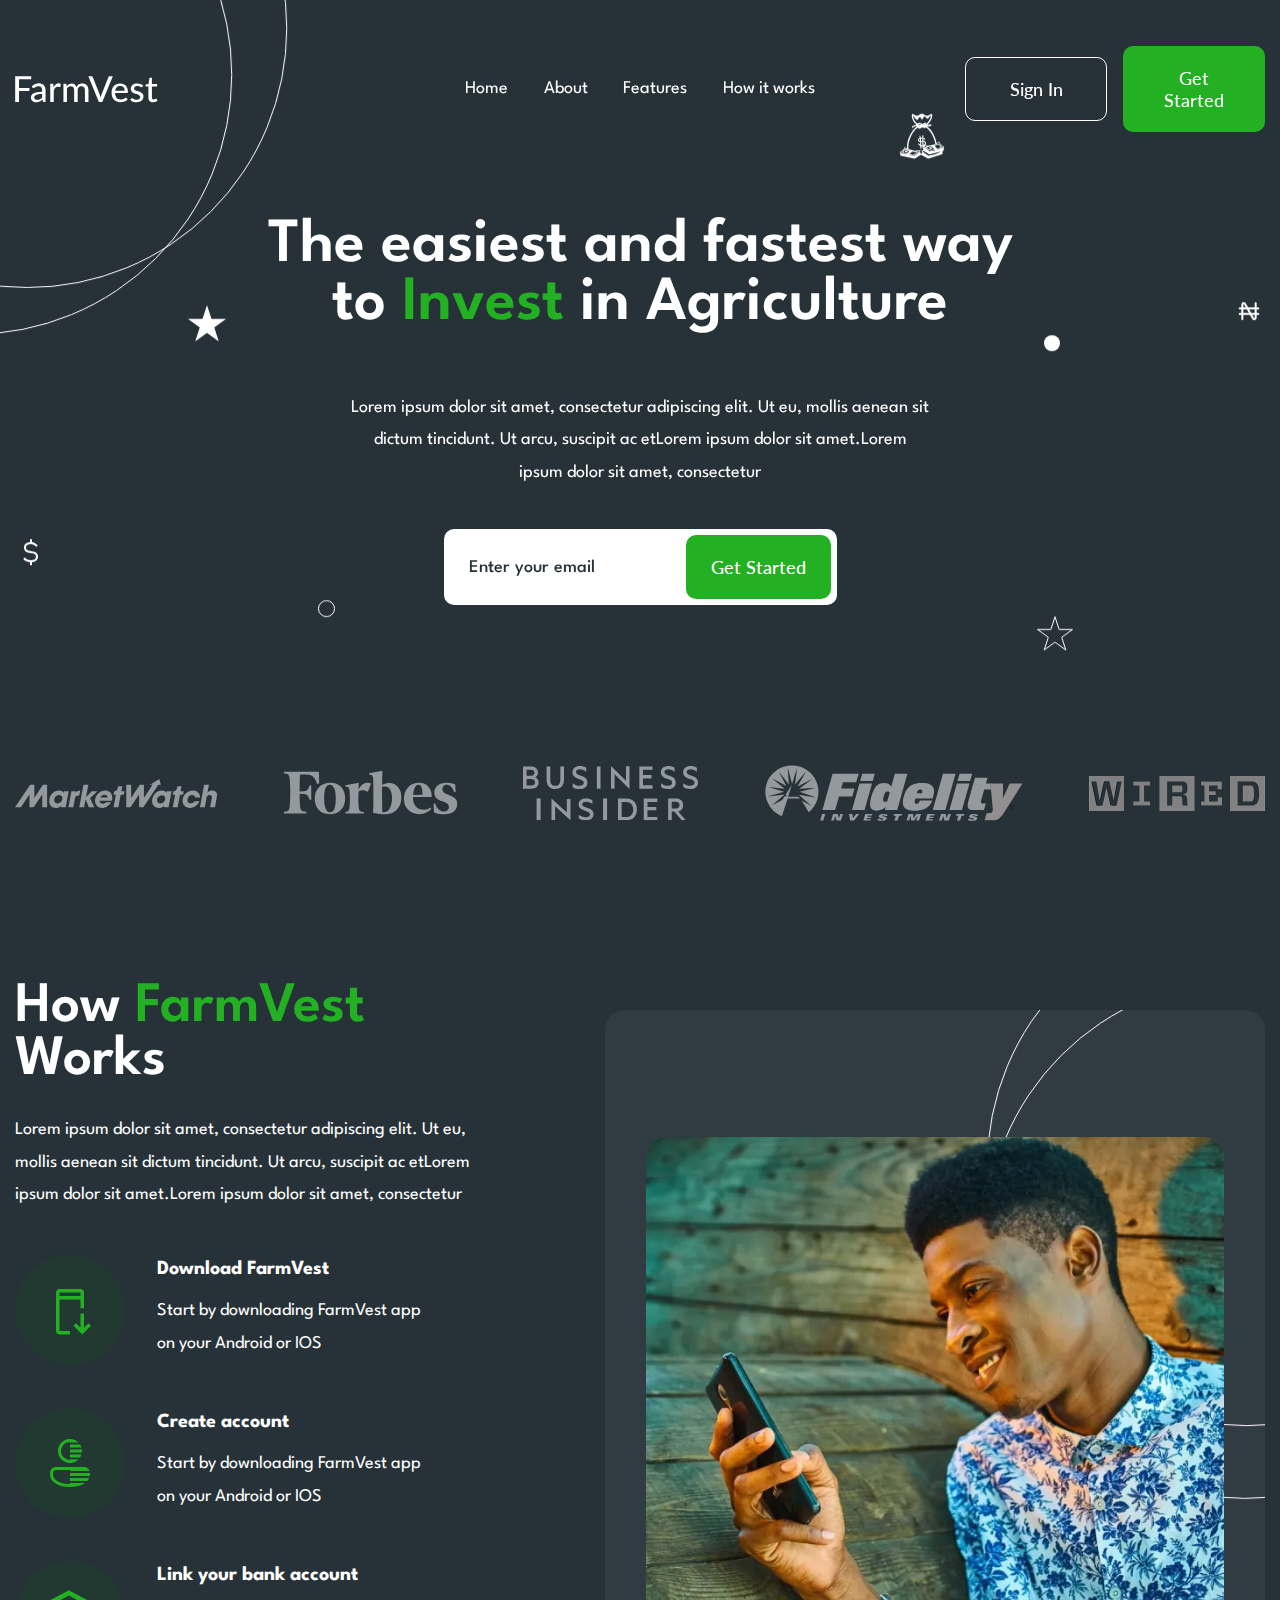
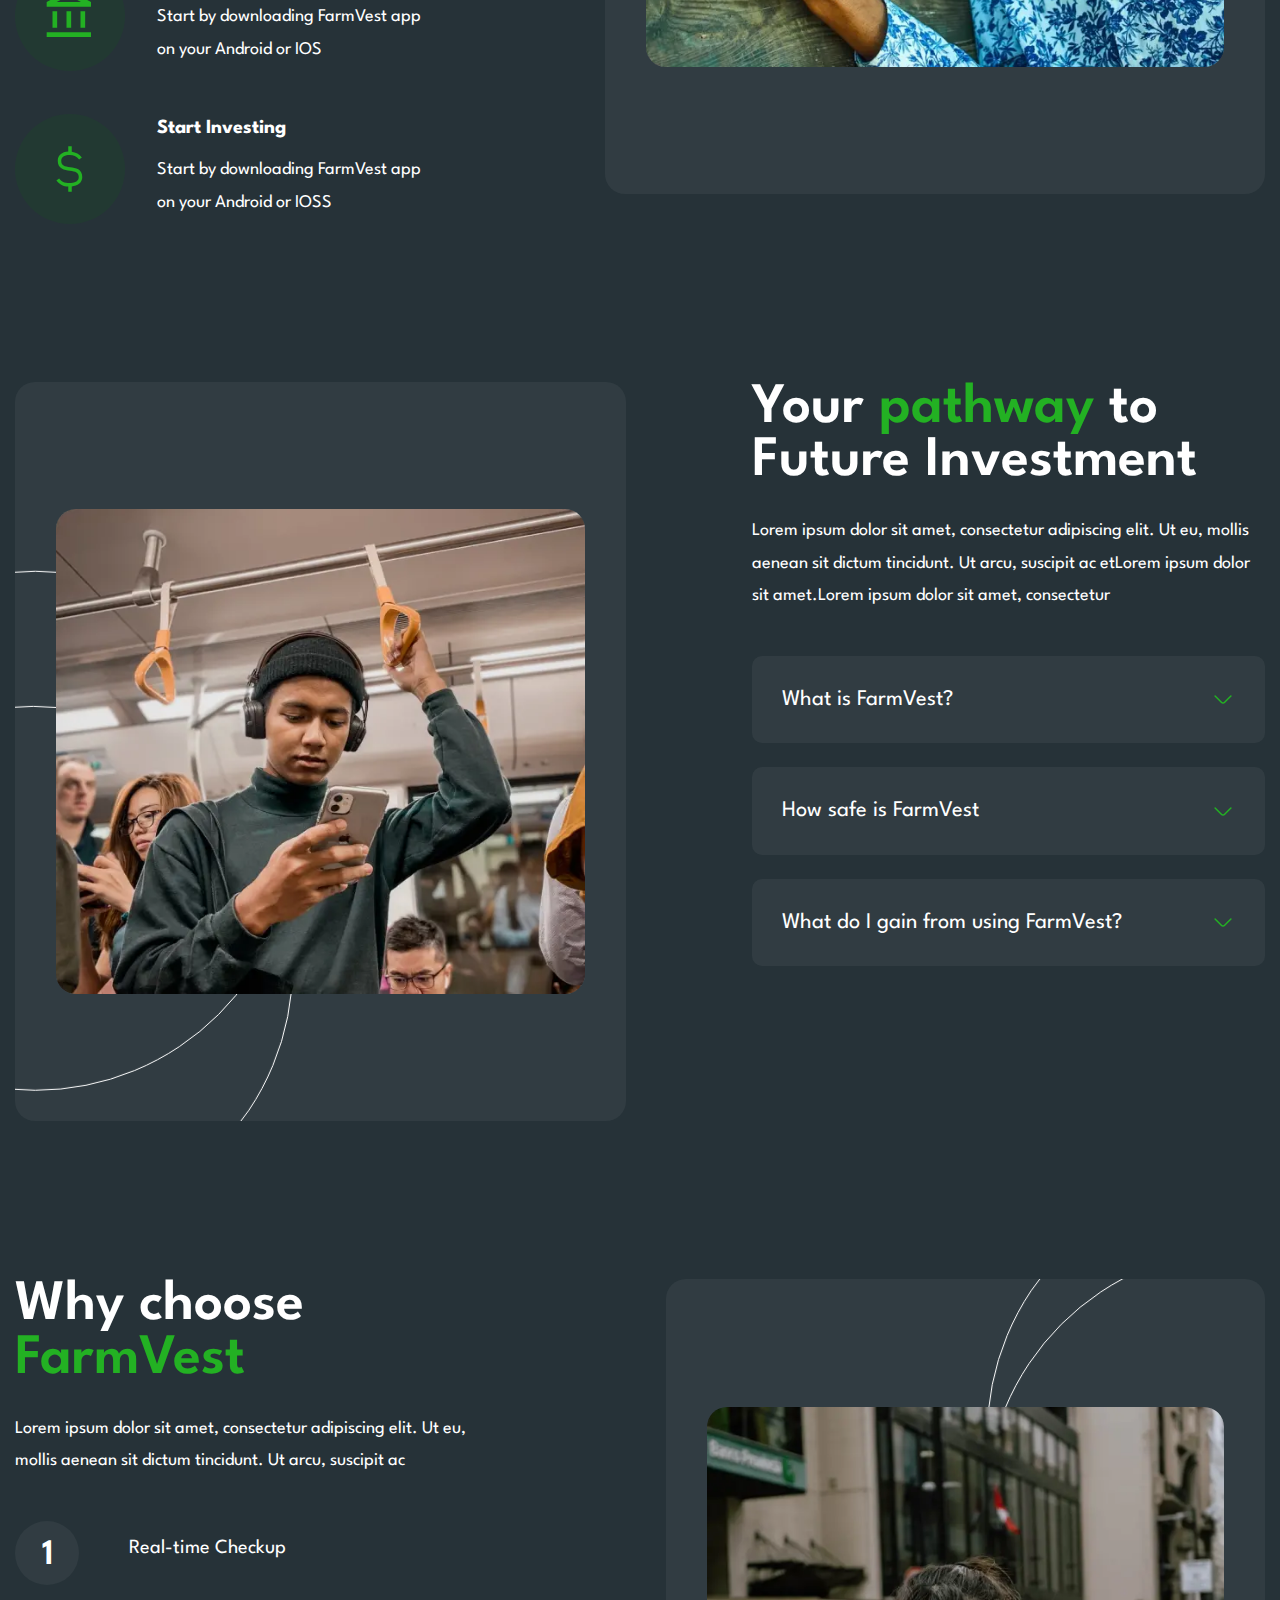
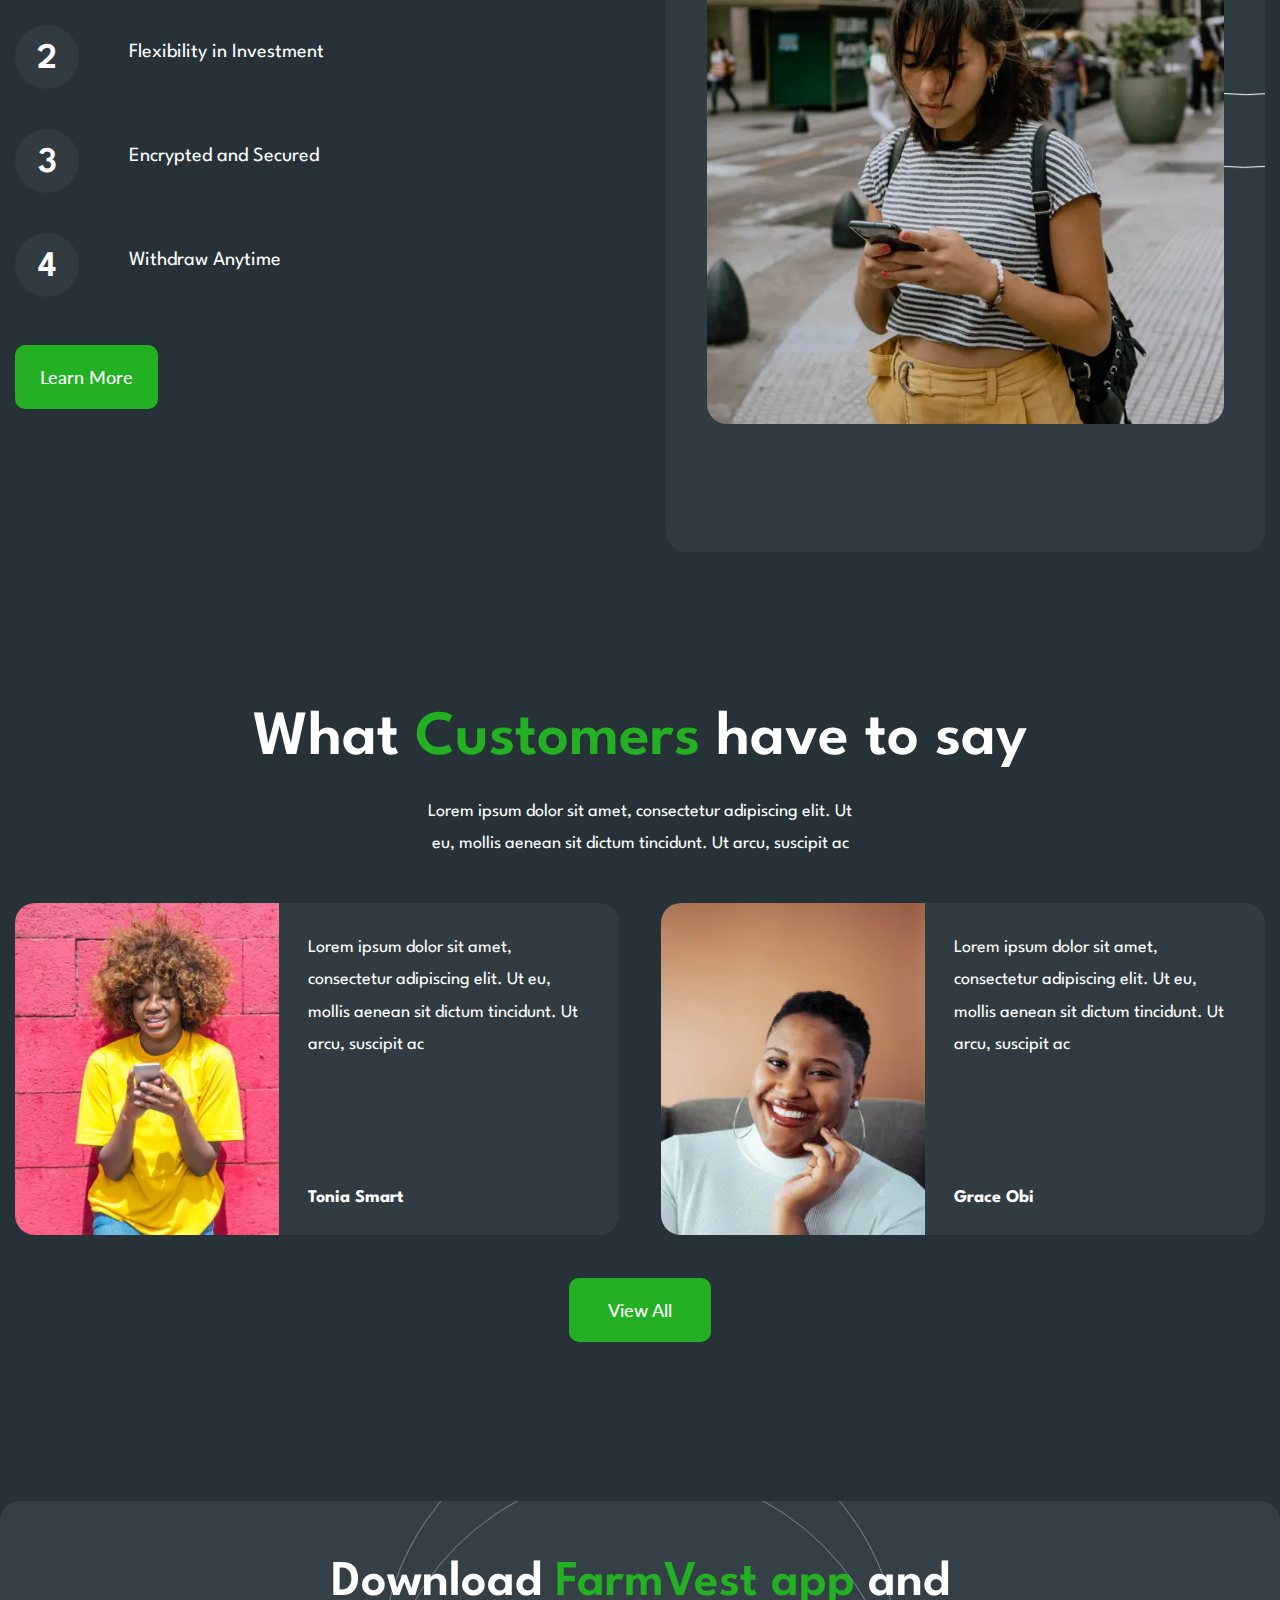
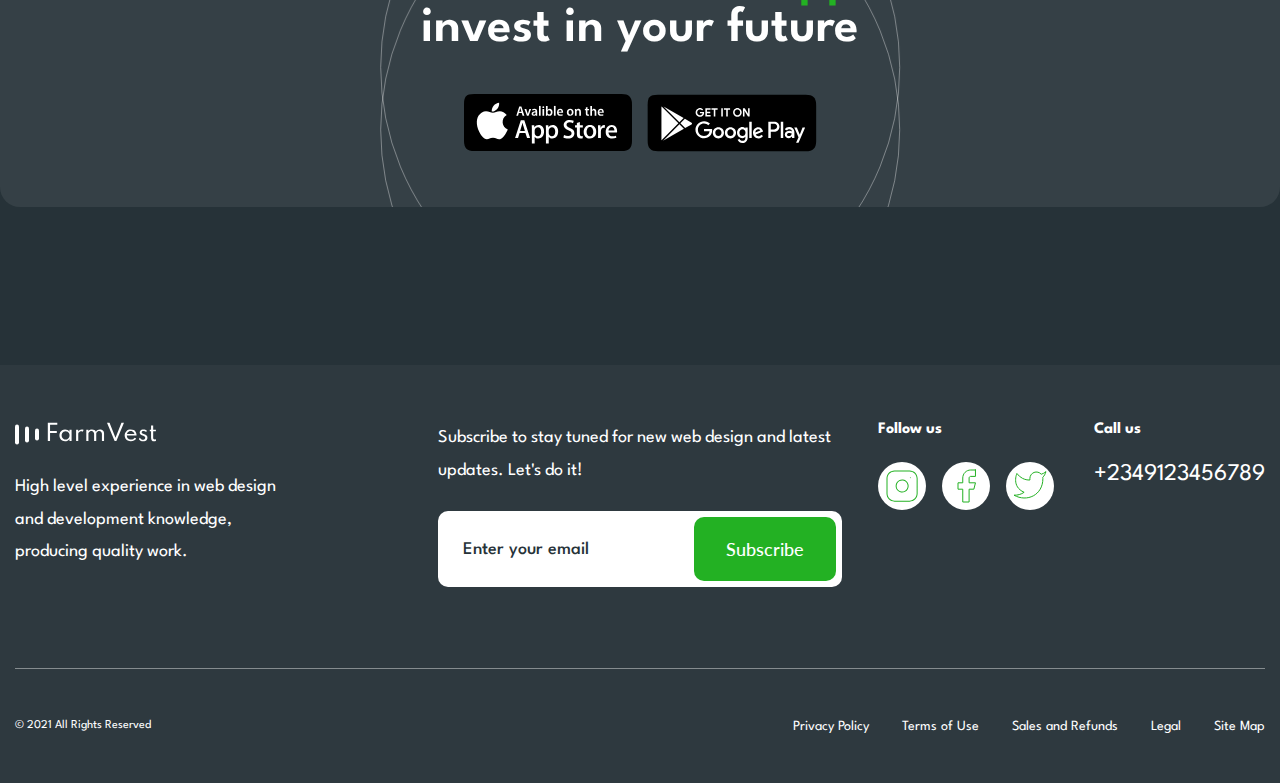
<file: index.html>
<!DOCTYPE html>
<html lang="en">

<head>
	<title>FarmVest</title>
	<meta charset="UTF-8">
	<meta name="format-detection" content="telephone=no">
	<!-- <style>body{opacity: 0;}</style> -->
	<link rel="stylesheet" href="css/style.css">
	<!-- <meta name="robots" content="noindex, nofollow"> -->
	<meta name="viewport" content="width=device-width, initial-scale=1.0">
</head>

<body>
	<div class="wrapper">
		<header class="header">
			<div class="header__container-big">
				<a href="#" class="header__logo"><img src="img/logo.svg" alt="Logo"></a>
				<div class="header__menu menu">
					<nav class="menu__body">
						<ul class="menu__list">
							<li class="menu__item"><a href="#" class="menu__link">Home</a></li>
							<li class="menu__item"><a href="#" class="menu__link">About</a></li>
							<li class="menu__item"><a href="#" class="menu__link">Features</a></li>
							<li class="menu__item"><a href="#" class="menu__link">How it works</a></li>
						</ul>
					</nav>
				</div>
				<div class="header__actions">
					<button type="button" class="header__button button button_border">Sign In</button>
					<button type="button" data-da=".menu__body,767,98" class="header__button button">Get Started</button>
					<button type="button" class="menu__icon icon-menu"><span></span></button>
				</div>
			</div>
		</header>
		<main class="page">
			<section class="page__main main-block">
				<div data-prlx-parent class="main-block__container-big">
					<div class="main-block__container">
						<div class="main-block__content">
							<h1 class="main-block__title title">
								The easiest and fastest way to <span>Invest</span> in Agriculture
							</h1>
							<div class="main-block__text text">
								Lorem ipsum dolor sit amet, consectetur adipiscing elit. Ut eu, mollis aenean sit dictum
								tincidunt.
								Ut arcu, suscipit ac
								etLorem ipsum dolor sit amet.Lorem ipsum dolor sit amet, consectetur
							</div>
							<div class="main-block__form">
								<form action="#" class="form">
									<input data-required="email" type="text" autocomplete="off" name="form[]" data-error="Error"
										placeholder="Enter your email" class="form__input">
									<button type="submit" class="form__button button">Get Started</button>
								</form>
							</div>
						</div>
						<div data-coefficient="100" data-prlx data-direction="1" class="main-block__icons icons-main-block">
							<div data-prlx-mouse data-prlx-cx="300" data-prlx-cy="300"
								class="icons-main-block__circle icons-main-block__circle_1"></div>
							<div data-prlx-mouse data-prlx-cx="300" data-prlx-cy="300" data-prlx-dxr data-prlx-dyr
								class="icons-main-block__circle icons-main-block__circle_2"></div>
							<div data-prlx-mouse data-prlx-cx="10" data-prlx-cy="10"
								class="icons-main-block__item icons-main-block__item_1">
								<img src="img/main_block/icon/01.svg" alt="Icon">
							</div>
							<div data-prlx-mouse data-prlx-cx="10" data-prlx-cy="10" data-prlx-dxr data-prlx-dyr
								class="icons-main-block__item icons-main-block__item_2">
								<img src="img/main_block/icon/02.svg" alt="Icon">
							</div>
							<div data-prlx-mouse data-prlx-cx="10" data-prlx-cy="10"
								class="icons-main-block__item icons-main-block__item_3">
								<img src="img/main_block/icon/03.svg" alt="Icon">
							</div>
							<div data-prlx-mouse data-prlx-cx="10" data-prlx-cy="10" data-prlx-dxr data-prlx-dyr
								class="icons-main-block__item icons-main-block__item_4">
								<img src="img/main_block/icon/04.svg" alt="Icon">
							</div>
							<div data-prlx-mouse data-prlx-cx="10" data-prlx-cy="10"
								class="icons-main-block__item icons-main-block__item_5">
								<img src="img/main_block/icon/05.svg" alt="Icon">
							</div>
							<div data-prlx-mouse data-prlx-cx="10" data-prlx-cy="10" data-prlx-dxr data-prlx-dyr
								class="icons-main-block__item icons-main-block__item_6">
								<img src="img/main_block/icon/06.svg" alt="Icon">
							</div>
							<div data-prlx-mouse data-prlx-cx="10" data-prlx-cy="10"
								class="icons-main-block__item icons-main-block__item_7">
								<img src="img/main_block/icon/07.svg" alt="Icon">
							</div>
						</div>
					</div>
				</div>
			</section>
			<div class="page__partners partners">
				<div class="partners__container-big">
					<div class="partners__container">
						<div class="partners__item">
							<img src="img/partners/icon/01.svg" alt="Partners">
						</div>
						<div class="partners__item">
							<img src="img/partners/icon/02.svg" alt="Partners">
						</div>
						<div class="partners__item">
							<img src="img/partners/icon/03.svg" alt="Partners">
						</div>
						<div class="partners__item">
							<img src="img/partners/icon/04.svg" alt="Partners">
						</div>
						<div class="partners__item">
							<img src="img/partners/icon/05.svg" alt="Partners">
						</div>
					</div>
				</div>
			</div>
			<section data-prlx-mouse-wrapper class="page__how how">
				<div class="how__container-big">
					<div class="how__container">
						<div class="how__content">
							<h2 class="how__title title title_s64">
								How <span>FarmVest</span> Works
							</h2>
							<div class="how__text text">
								<p>
									Lorem ipsum dolor sit amet, consectetur adipiscing elit. Ut eu, mollis aenean sit dictum
									tincidunt. Ut arcu, suscipit ac
									etLorem ipsum dolor sit amet.Lorem ipsum dolor sit amet, consectetur
								</p>
							</div>
							<div class="how__steps steps-how">
								<div class="steps-how__item">
									<div class="steps-how__icon">
										<img src="img/how/icon/01.svg" alt="Icon">
									</div>
									<div class="steps-how__body">
										<div class="steps-how__title">Download FarmVest</div>
										<div class="steps-how__text text">
											Start by downloading FarmVest app on your Android or IOS
										</div>
									</div>
								</div>
								<div class="steps-how__item">
									<div class="steps-how__icon">
										<img src="img/how/icon/02.svg" alt="Icon">
									</div>
									<div class="steps-how__body">
										<div class="steps-how__title">Create account</div>
										<div class="steps-how__text text">
											Start by downloading FarmVest app on your Android or IOS
										</div>
									</div>
								</div>
								<div class="steps-how__item">
									<div class="steps-how__icon">
										<img src="img/how/icon/03.svg" alt="Icon">
									</div>
									<div class="steps-how__body">
										<div class="steps-how__title">Link your bank account</div>
										<div class="steps-how__text text">
											Start by downloading FarmVest app on your Android or IOS
										</div>
									</div>
								</div>
								<div class="steps-how__item">
									<div class="steps-how__icon">
										<img src="img/how/icon/04.svg" alt="Icon">
									</div>
									<div class="steps-how__body">
										<div class="steps-how__title">Start Investing</div>
										<div class="steps-how__text text">
											Start by downloading FarmVest app on your Android or IOSS
										</div>
									</div>
								</div>
							</div>
						</div>
						<div data-prlx-parent class="how__image image-block">
							<div data-coefficient="50" data-prlx data-direction="-1" class="image-block__item">
								<picture>
									<source srcset="img/how/01.webp" type="image/webp"><img src="img/how/01.jpg" alt="Image">
								</picture>
							</div>
							<div data-prlx-mouse data-prlx-cx="300" data-prlx-cy="300"
								class="image-block__circle image-block__circle_1"></div>
							<div data-prlx-mouse data-prlx-cx="300" data-prlx-cy="300" data-prlx-dxr data-prlx-dyr
								class="image-block__circle image-block__circle_2"></div>
						</div>
					</div>
				</div>
			</section>
			<section data-prlx-mouse-wrapper class="page__pathway pathway">
				<div class="pathway__container-big">
					<div class="pathway__container">
						<div data-prlx-parent class="pathway__image image-block">
							<div data-coefficient="50" data-prlx data-direction="-1" class="image-block__item">
								<picture>
									<source srcset="img/pathway/01.webp" type="image/webp"><img src="img/pathway/01.jpg"
										alt="Image">
								</picture>
							</div>
							<div data-prlx-mouse data-prlx-cx="300" data-prlx-cy="300"
								class="image-block__circle image-block__circle_1"></div>
							<div data-prlx-mouse data-prlx-cx="300" data-prlx-cy="300" data-prlx-dxr data-prlx-dyr
								class="image-block__circle image-block__circle_2"></div>
						</div>
						<div class="pathway__content">
							<h2 class="pathway__title title title_s64">
								Your <span>pathway</span> to Future Investment
							</h2>
							<div class="pathway__text text">
								<p>
									Lorem ipsum dolor sit amet, consectetur adipiscing elit. Ut eu, mollis aenean sit dictum
									tincidunt. Ut arcu, suscipit ac
									etLorem ipsum dolor sit amet.Lorem ipsum dolor sit amet, consectetur
								</p>
							</div>
							<div data-spollers class="pathway__spollers spollers-pathway">
								<details class="spollers-pathway__item">
									<summary class="spollers-pathway__title">What is FarmVest?</summary>
									<div class="spollers-pathway__body text">Lorem ipsum dolor sit amet consectetur adipisicing
										elit.
										Iusto
										itaque voluptatum maxime exercitationem quod cumque repellendus, officia consequuntur,
										aliquid amet assumenda at. Facere commodi qui animi molestiae atque, non asperiores!</div>
								</details>
								<details class="spollers-pathway__item">
									<summary class="spollers-pathway__title">How safe is FarmVest</summary>
									<div class="spollers-pathway__body text">Lorem ipsum dolor sit amet consectetur adipisicing
										elit.
										Iusto
										itaque voluptatum maxime exercitationem quod cumque repellendus, officia consequuntur,
										aliquid amet assumenda at. Facere commodi qui animi molestiae atque, non asperiores!</div>
								</details>
								<details class="spollers-pathway__item">
									<summary class="spollers-pathway__title">What do I gain from using FarmVest?</summary>
									<div class="spollers-pathway__body text">Lorem ipsum dolor sit amet consectetur adipisicing
										elit.
										Iusto
										itaque voluptatum maxime exercitationem quod cumque repellendus, officia consequuntur,
										aliquid amet assumenda at. Facere commodi qui animi molestiae atque, non asperiores!</div>
								</details>
							</div>
						</div>
					</div>
				</div>
			</section>
			<section data-prlx-mouse-wrapper class="page__why why">
				<div class="why__container-big">
					<div class="why__container">
						<div class="why__content">
							<h2 class="why__title title title_s64">
								Why choose <span>FarmVest</span>
							</h2>
							<div class="why__text text">
								<p>
									Lorem ipsum dolor sit amet, consectetur adipiscing elit. Ut eu, mollis aenean sit dictum
									tincidunt. Ut arcu, suscipit ac
								</p>
							</div>
							<ol class="why__steps steps-why">
								<li class="steps-why__item">Real-time Checkup</li>
								<li class="steps-why__item">Flexibility in Investment</li>
								<li class="steps-why__item">Encrypted and Secured</li>
								<li class="steps-why__item">Withdraw Anytime</li>
							</ol>
							<a type="submit" class="button why__button">Learn More</a>
						</div>
						<div data-prlx-parent class="why__image image-block">
							<div data-coefficient="50" data-prlx data-direction="-1" class="image-block__item">
								<picture>
									<source srcset="img/why/01.webp" type="image/webp"><img src="img/why/01.jpg" alt="Image">
								</picture>
							</div>
							<div data-prlx-mouse data-prlx-cx="300" data-prlx-cy="300"
								class="image-block__circle image-block__circle_1"></div>
							<div data-prlx-mouse data-prlx-cx="300" data-prlx-cy="300" data-prlx-dxr data-prlx-dyr
								class="image-block__circle image-block__circle_2"></div>
						</div>
					</div>
				</div>
			</section>
			<section class="page__reviews reviews">
				<div class="reviews__container-big">
					<div class="reviews__container">
						<h2 class="reviews__title title">What <span>Customers</span> have to say</h2>
						<div class="reviews__text text">
							Lorem ipsum dolor sit amet, consectetur adipiscing elit. Ut eu, mollis aenean sit dictum tincidunt.
							Ut arcu, suscipit ac
						</div>
						<div class="reviews__items">
							<div class="reviews__item item-reviews">
								<div class="item-reviews__image-ibg">
									<picture>
										<source srcset="img/reviews/01.webp" type="image/webp"><img src="img/reviews/01.jpg"
											alt="Image">
									</picture>
								</div>
								<div class="item-reviews__body">
									<div class="item-reviews__text text">
										Lorem ipsum dolor sit amet, consectetur adipiscing elit. Ut eu, mollis aenean sit dictum
										tincidunt. Ut arcu, suscipit ac
									</div>
									<div class="item-reviews__name">Tonia Smart</div>
								</div>
							</div>
							<div class="reviews__item item-reviews">
								<div class="item-reviews__image-ibg">
									<picture>
										<source srcset="img/reviews/02.webp" type="image/webp"><img src="img/reviews/02.jpg"
											alt="Image">
									</picture>
								</div>
								<div class="item-reviews__body">
									<div class="item-reviews__text text">
										Lorem ipsum dolor sit amet, consectetur adipiscing elit. Ut eu, mollis aenean sit dictum
										tincidunt. Ut arcu, suscipit ac
									</div>
									<div class="item-reviews__name">Grace Obi</div>
								</div>
							</div>
						</div>
						<button type="button" class="reviews__button button">View All</button>
					</div>
				</div>
			</section>
			<section data-prlx-mouse-wrapper class="page__download download">
				<div class="download__conatiner-big">
					<div class="download__container">
						<div class="download__body">
							<div class="download__title title title_s56">
								Download <span>FarmVest app</span>
								and invest in your future
							</div>
							<div class="download__apps">
								<a href="" class="download__app">
									<img src="img/download/appstore.svg" alt="AppleStore">
								</a>
								<a href="" class="download__app">
									<img src="img/download/googleplay.svg" alt="GooglePlay">
								</a>
							</div>
							<div data-prlx-mouse data-prlx-cx="300" data-prlx-cy="300"
								class="download__circle download__circle_1"></div>
							<div data-prlx-mouse data-prlx-cx="300" data-prlx-cy="300" data-prlx-dxr data-prlx-dyr
								class="download__circle download__circle_2"></div>
						</div>

					</div>
				</div>
			</section>
		</main>
		<footer class="footer">
			<div class="footer__container-big">
				<div class="footer__container">
					<div class="footer__main main-footer">
						<div class="main-footer__info">
							<a href="" class="main-footer__logo">
								<img src="img/footer/logo.svg" alt="Logo">
							</a>
							<div class="main-footer__text text">
								High level experience in web design and development knowledge, producing quality work.
							</div>
						</div>
						<div class="main-footer__form form-main">
							<div class="form-main__text text">
								Subscribe to stay tuned for new web design and latest updates. Let's do it!
							</div>
							<form action="#" class="form-main__form form">
								<input data-required="email" type="text" autocomplete="off" name="form[]" data-error="Error"
									placeholder="Enter your email" class="form__input">
								<button type="submit" class="form__button button">Subscribe</button>
							</form>
						</div>
						<div class="main-footer__contacts">
							<div class="main-footer__social">
								<div class="main-footer__label">Follow us</div>
								<div class="social">
									<a href="" class="social__item">
										<img src="img/footer/instagram.svg" alt="Social">
									</a>
									<a href="" class="social__item">
										<img src="img/footer/facebook.svg" alt="Social">
									</a>
									<a href="" class="social__item">
										<img src="img/footer/twitter.svg" alt="Social">
									</a>
								</div>
							</div>
							<div class="main-footer__call-us">
								<div class="main-footer__label">Call us</div>
								<a href="tel:+2349123456789" class="main-footer__phone">+2349123456789</a>
							</div>
						</div>
					</div>
					<div class="footer__bottom">
						<div class="footer__copy">© 2021 All Rights Reserved</div>
						<nav class="footer__menu menu-footer">
							<ul class="menu-footer__list">
								<li class="menu-footer__item">
									<a href="" class="menu-footer__link">Privacy Policy</a>
								</li>
								<li class="menu-footer__item">
									<a href="" class="menu-footer__link">Terms of Use</a>
								</li>
								<li class="menu-footer__item">
									<a href="" class="menu-footer__link">Sales and Refunds</a>
								</li>
								<li class="menu-footer__item">
									<a href="" class="menu-footer__link">Legal</a>
								</li>
								<li class="menu-footer__item">
									<a href="" class="menu-footer__link">Site Map</a>
								</li>
							</ul>
						</nav>
					</div>
				</div>
			</div>
		</footer>
	</div>
	<script src="js/app.min.js?_v=20230830144255"></script>
</body>

</html>
</file>
<file: css/style.css>
@import url(https://fonts.googleapis.com/css?family=League+Spartan:300,regular,500,600,700&display=swap);

@import url(https://fonts.googleapis.com/css?family=Lato:regular,500&display=swap);

@charset "UTF-8";

* {
  padding: 0px;
  margin: 0px;
  border: 0px;
}

*,
*:before,
*:after {
  -webkit-box-sizing: border-box;
          box-sizing: border-box;
}

html,
body {
  height: 100%;
  min-width: 320px;
}

body {
  color: #ffffff;
  line-height: 1;
  font-family: "League Spartan";
  font-size: 1.125rem;
  -ms-text-size-adjust: 100%;
  -moz-text-size-adjust: 100%;
  -webkit-text-size-adjust: 100%;
  -webkit-font-smoothing: antialiased;
  -moz-osx-font-smoothing: grayscale;
}

input,
button,
textarea {
  font-family: "League Spartan";
  font-size: inherit;
  line-height: inherit;
}

button {
  cursor: pointer;
  color: inherit;
  background-color: transparent;
}

a {
  color: inherit;
  text-decoration: none;
}

ul li {
  list-style: none;
}

img {
  vertical-align: top;
}

h1,
h2,
h3,
h4,
h5,
h6 {
  font-weight: inherit;
  font-size: inherit;
}

body {
  background-color: #263238;
}

.lock body {
  overflow: hidden;
  -ms-touch-action: none;
      touch-action: none;
  -ms-scroll-chaining: none;
      overscroll-behavior: none;
}

.wrapper {
  min-height: 100%;
  display: -webkit-box;
  display: -ms-flexbox;
  display: flex;
  -webkit-box-orient: vertical;
  -webkit-box-direction: normal;
      -ms-flex-direction: column;
          flex-direction: column;
  overflow: hidden;
}

@supports (overflow: clip) {
  .wrapper {
    overflow: clip;
  }
}

.wrapper > main {
  -webkit-box-flex: 1;
      -ms-flex: 1 1 auto;
          flex: 1 1 auto;
}

.wrapper > * {
  min-width: 0;
}

/*
(i) Стилі будуть застосовуватись до
всіх класів, що містять *__container
Наприклад header__container, main__container і т.п.
Сніппет (HTML): cnt
*/

[class*=__container] {
  max-width: 88.75rem;
  margin: 0 auto;
}

[class*=__container-big] {
  max-width: 103.125rem;
  margin: 0 auto;
  padding: 0 0.9375rem;
}

.form {
  max-width: 33.3125rem;
  background-color: #fff;
  border-radius: 0.625rem;
  display: -webkit-box;
  display: -ms-flexbox;
  display: flex;
  padding: 0.375rem;
  gap: 0.3125rem;
  position: relative;
}

.form__input {
  height: 4rem;
  -webkit-box-flex: 1;
      -ms-flex: 1 1 auto;
          flex: 1 1 auto;
  padding: 0 1.1875rem;
  color: #263238;
  font-weight: 500;
}

.form__input::-webkit-input-placeholder {
  color: #263238;
}

.form__input::-moz-placeholder {
  color: #263238;
}

.form__input:-ms-input-placeholder {
  color: #263238;
}

.form__input::-ms-input-placeholder {
  color: #263238;
}

.form__input::placeholder {
  color: #263238;
}

.form__input._form-error {
  color: red;
}

.form__input._form-error::-webkit-input-placeholder {
  color: red;
}

.form__input._form-error::-moz-placeholder {
  color: red;
}

.form__input._form-error:-ms-input-placeholder {
  color: red;
}

.form__input._form-error::-ms-input-placeholder {
  color: red;
}

.form__input._form-error::placeholder {
  color: red;
}

.form__error {
  position: absolute;
  top: 100%;
  left: 0;
  color: red;
  font-size: 1rem;
  margin-top: 0.625rem;
  padding-left: 1.625rem;
}

.button {
  font-family: Lato;
  text-align: center;
  font-weight: 500;
  display: inline-block;
  line-height: 1.2222222222;
  padding: 1.3125rem 1.5625rem;
  background-color: #23b123;
  border-radius: 0.625rem;
}

.button_border {
  background-color: transparent;
  padding: 1.25rem 1.5rem;
  border: 1px solid #FFF;
  -webkit-transition: all 0.3s ease 0s;
  transition: all 0.3s ease 0s;
}

.button--fw {
  width: 100%;
}

.button_borader {
  padding: 0.875rem 1.25rem;
}

[class*=-ibg] {
  position: relative;
}

[class*=-ibg] img {
  position: absolute;
  width: 100%;
  height: 100%;
  top: 0;
  left: 0;
  -o-object-fit: cover;
     object-fit: cover;
}

[class*=-ibg--contain] img {
  -o-object-fit: contain;
     object-fit: contain;
}

.title {
  color: #FFF;
  font-size: 4.375rem;
  font-weight: 600;
  line-height: 0.9285714286;
}

.title span {
  color: #23B123;
}

.text {
  line-height: 180%;
}

.image-block {
  display: -webkit-box;
  display: -ms-flexbox;
  display: flex;
  overflow: hidden;
  border-radius: 1.25rem;
  background: rgba(255, 255, 255, 0.05);
  position: relative;
}

.image-block__circle {
  position: absolute;
  top: 0;
  right: 0;
}

.image-block__circle::before {
  content: "";
  position: absolute;
  border-radius: 50%;
  border: 1px solid #fff;
  width: 100%;
  height: 100%;
  top: 0;
  left: 0;
}

.image-block__circle_1::before {
  -webkit-transform: translate(calc(50% - 1.125rem), -20%);
      -ms-transform: translate(calc(50% - 1.125rem), -20%);
          transform: translate(calc(50% - 1.125rem), -20%);
}

.image-block__circle_2::before {
  -webkit-transform: translate(calc(50% - 1.25rem), -6%);
      -ms-transform: translate(calc(50% - 1.25rem), -6%);
          transform: translate(calc(50% - 1.25rem), -6%);
}

.image-block__item {
  text-align: center;
  position: relative;
  z-index: 2;
  -webkit-box-flex: 1;
      -ms-flex: 1 1 100%;
          flex: 1 1 100%;
}

.image-block__item img {
  max-width: 100%;
  border-radius: 1.25rem;
}

.header {
  position: fixed;
  top: 0;
  left: 0;
  width: 100%;
  z-index: 50;
  -webkit-transition: all 0.3s ease 0s;
  transition: all 0.3s ease 0s;
  /*адаптивна змміна від 60px до 10px */
}

.header._header-scroll {
  padding-top: 1.25rem;
  padding-bottom: 1.25rem;
  background-color: rgba(0, 0, 0, 0.5);
}

.header__container-big {
  display: -ms-grid;
  display: grid;
  -ms-grid-columns: 18.75rem 1fr 18.75rem;
  grid-template-columns: 18.75rem 1fr 18.75rem;
  -webkit-box-align: center;
      -ms-flex-align: center;
          align-items: center;
}

.header__logo {
  position: relative;
  z-index: 5;
}

.header__logo img {
  max-width: 100%;
}

.header__actions {
  position: relative;
  z-index: 5;
  display: -webkit-box;
  display: -ms-flexbox;
  display: flex;
  -webkit-box-align: center;
      -ms-flex-align: center;
          align-items: center;
  gap: 1rem;
}

.menu {
  padding: 0 0.625rem;
}

.menu__list {
  display: -webkit-box;
  display: -ms-flexbox;
  display: flex;
  -webkit-box-pack: center;
      -ms-flex-pack: center;
          justify-content: center;
  -webkit-box-align: center;
      -ms-flex-align: center;
          align-items: center;
  -ms-flex-wrap: wrap;
      flex-wrap: wrap;
  row-gap: 0.625rem;
  -webkit-column-gap: 2.75rem;
     -moz-column-gap: 2.75rem;
          column-gap: 2.75rem;
}

.menu__link {
  -webkit-transition: color 0.3s ease 0s;
  transition: color 0.3s ease 0s;
}

.icon-menu {
  display: none;
}

.footer {
  background: rgba(53, 64, 70, 0.5);
}

.footer__main {
  border-bottom: 1px solid rgba(255, 255, 255, 0.42);
}

.footer__bottom {
  display: -webkit-box;
  display: -ms-flexbox;
  display: flex;
  -webkit-box-align: center;
      -ms-flex-align: center;
          align-items: center;
  -webkit-box-pack: justify;
      -ms-flex-pack: justify;
          justify-content: space-between;
  gap: 1.875rem;
}

.footer__copy {
  font-size: 0.75rem;
  line-height: 1.1666666667;
}

.main-footer {
  display: -ms-grid;
  display: grid;
  -ms-grid-columns: (1fr)[3];
  grid-template-columns: repeat(3, 1fr);
  -webkit-column-gap: 1.25rem;
     -moz-column-gap: 1.25rem;
          column-gap: 1.25rem;
  row-gap: 2.5rem;
}

.main-footer__info {
  max-width: 17.5rem;
}

.main-footer__logo {
  display: inline-block;
}

.main-footer__logo:not(:last-child) {
  margin-bottom: 1.5rem;
}

.main-footer__form {
  -ms-grid-column-align: center;
      justify-self: center;
}

.main-footer__contacts {
  display: -webkit-box;
  display: -ms-flexbox;
  display: flex;
}

.main-footer__label {
  font-weight: 700;
  font-size: 1rem;
}

.main-footer__label:not(:last-child) {
  margin-bottom: 1.5rem;
}

.main-footer__phone {
  font-size: 1.5rem;
}

.form-main__text:not(:last-child) {
  margin-bottom: 1.5rem;
}

.social {
  display: -webkit-box;
  display: -ms-flexbox;
  display: flex;
  gap: 1rem;
}

.social__item {
  -webkit-box-flex: 0;
      -ms-flex: 0 0 3rem;
          flex: 0 0 3rem;
  width: 3rem;
  height: 3rem;
  display: -webkit-box;
  display: -ms-flexbox;
  display: flex;
  -webkit-box-pack: center;
      -ms-flex-pack: center;
          justify-content: center;
  -webkit-box-align: center;
      -ms-flex-align: center;
          align-items: center;
}

.menu-footer__list {
  display: -webkit-box;
  display: -ms-flexbox;
  display: flex;
  -ms-flex-wrap: wrap;
      flex-wrap: wrap;
  -webkit-box-pack: center;
      -ms-flex-pack: center;
          justify-content: center;
}

.menu-footer__link {
  font-size: 0.875rem;
  line-height: 1.1428571429;
}

.main-block__container-big {
  position: relative;
}

.main-block__content {
  position: relative;
  z-index: 2;
  display: -webkit-box;
  display: -ms-flexbox;
  display: flex;
  -webkit-box-orient: vertical;
  -webkit-box-direction: normal;
      -ms-flex-direction: column;
          flex-direction: column;
  -webkit-box-align: center;
      -ms-flex-align: center;
          align-items: center;
  -webkit-box-pack: center;
      -ms-flex-pack: center;
          justify-content: center;
  text-align: center;
}

.main-block__title {
  max-width: 50rem;
}

.main-block__text {
  max-width: 36.25rem;
}

.icons-main-block {
  position: absolute;
  width: 100%;
  height: 100%;
  top: 0;
  left: 0;
  pointer-events: none;
}

.icons-main-block__item {
  position: absolute;
}

.icons-main-block__item_1 {
  top: 69.3018480493%;
  left: 0.9375rem;
}

.icons-main-block__item_2 {
  top: 39.0143737166%;
  left: 14.6296296296%;
}

.icons-main-block__item_3 {
  top: 77.7207392197%;
  left: 24.8765432099%;
}

.icons-main-block__item_4 {
  top: 13.7577002053%;
  right: 26.1111111111%;
}

.icons-main-block__item_5 {
  top: 43.0184804928%;
  right: 17.2222222222%;
}

.icons-main-block__item_6 {
  top: 79.6714579055%;
  right: 15.987654321%;
}

.icons-main-block__item_7 {
  top: 37.6796714579%;
  right: 0.9375rem;
}

.icons-main-block__circle {
  pointer-events: none;
  position: absolute;
  top: 0;
  left: 0;
}

.icons-main-block__circle::before {
  content: "";
  display: block;
  border: 1px solid #fff;
  width: 100%;
  height: 100%;
  border-radius: 50%;
}

.icons-main-block__circle_1::before {
  -webkit-transform: translate(calc(-50% - 1.75rem), -37%);
      -ms-transform: translate(calc(-50% - 1.75rem), -37%);
          transform: translate(calc(-50% - 1.75rem), -37%);
}

.icons-main-block__circle_2::before {
  -webkit-transform: translate(calc(-50% + 1.6875rem), -46%);
      -ms-transform: translate(calc(-50% + 1.6875rem), -46%);
          transform: translate(calc(-50% + 1.6875rem), -46%);
}

.partners__container {
  display: -webkit-box;
  display: -ms-flexbox;
  display: flex;
  -webkit-box-pack: justify;
      -ms-flex-pack: justify;
          justify-content: space-between;
  gap: 1.5625rem;
  -webkit-box-align: center;
      -ms-flex-align: center;
          align-items: center;
  -ms-flex-wrap: wrap;
      flex-wrap: wrap;
}

.partners__item {
  text-align: center;
}

.partners__item img {
  max-width: 100%;
}

.how__container {
  display: -ms-grid;
  display: grid;
  row-gap: 1.875rem;
}

.how__image {
  -ms-flex-item-align: center;
      -ms-grid-row-align: center;
      align-self: center;
}

.steps-how__item {
  max-width: 26.25rem;
  display: -webkit-box;
  display: -ms-flexbox;
  display: flex;
  -webkit-box-align: center;
      -ms-flex-align: center;
          align-items: center;
  gap: 2rem;
}

.steps-how__title {
  font-size: 1.25rem;
  font-weight: 700;
}

.steps-how__title:not(:last-child) {
  margin-bottom: 1rem;
}

.pathway__container {
  display: -webkit-box;
  display: -ms-flexbox;
  display: flex;
  row-gap: 1.875rem;
}

.pathway__image {
  -webkit-box-flex: 0;
      -ms-flex: 0 0 48.8732394366%;
          flex: 0 0 48.8732394366%;
}

.pathway__image .image-block__circle {
  top: auto;
  right: auto;
  left: 0;
  bottom: 0;
}

.pathway__image .image-block__circle_1::before {
  -webkit-transform: translate(calc(-50% + 1.125rem), 20%);
      -ms-transform: translate(calc(-50% + 1.125rem), 20%);
          transform: translate(calc(-50% + 1.125rem), 20%);
}

.pathway__image .image-block__circle_2::before {
  -webkit-transform: translate(calc(-50% + 1.25rem), -6%);
      -ms-transform: translate(calc(-50% + 1.25rem), -6%);
          transform: translate(calc(-50% + 1.25rem), -6%);
}

.pathway__content {
  -webkit-box-flex: 1;
      -ms-flex: 1 1 auto;
          flex: 1 1 auto;
}

.pathway__spollers {
  display: -ms-grid;
  display: grid;
  gap: 1.5rem;
}

.spollers-pathway__item {
  border-radius: 0.625rem;
  overflow: hidden;
  background: rgba(255, 255, 255, 0.05);
}

.spollers-pathway__title {
  width: 100%;
  background-color: transparent;
  display: block;
  text-align: left;
  padding: 1.5rem 1.875rem;
  display: -webkit-box;
  display: -ms-flexbox;
  display: flex;
  line-height: 177%;
  -webkit-box-align: center;
      -ms-flex-align: center;
          align-items: center;
  gap: 0.625rem;
  -webkit-box-pack: justify;
      -ms-flex-pack: justify;
          justify-content: space-between;
}

.spollers-pathway__title::after {
  content: "";
  background: url("../img/pathway/icon/arrow.svg") center/100% repeat;
  -webkit-box-flex: 0;
      -ms-flex: 0 0 1.5rem;
          flex: 0 0 1.5rem;
  height: 1.5rem;
  -webkit-transition: all 0.3s ease 0s;
  transition: all 0.3s ease 0s;
}

.spollers-pathway__title._spoller-active::after {
  -webkit-transform: rotate(-180deg);
      -ms-transform: rotate(-180deg);
          transform: rotate(-180deg);
}

.spollers-pathway__body {
  padding: 0rem 1.875rem 1.5rem 1.875rem;
}

.why__container {
  display: -ms-grid;
  display: grid;
  row-gap: 1.875rem;
}

.why__button {
  min-width: 13.875rem;
}

.why__image {
  padding: 0;
}

.steps-why {
  list-style: none;
  counter-reset: item;
  display: -ms-grid;
  display: grid;
}

.steps-why__item {
  font-size: 1.25rem;
  line-height: 2.75;
  display: -webkit-box;
  display: -ms-flexbox;
  display: flex;
  gap: 3.125rem;
}

.steps-why__item::before {
  width: 4rem;
  height: 4rem;
  border-radius: 50%;
  counter-increment: item;
  content: counter(item);
  background: rgba(255, 255, 255, 0.05);
  font-size: 2.25rem;
  text-align: center;
  line-height: 4.375rem;
  font-weight: 600;
}

.reviews__container {
  display: -ms-grid;
  display: grid;
  -webkit-box-align: center;
      -ms-flex-align: center;
          align-items: center;
  justify-items: center;
}

.reviews__title {
  text-align: center;
}

.reviews__text {
  text-align: center;
  max-width: 28.125rem;
}

.reviews__items {
  display: -webkit-box;
  display: -ms-flexbox;
  display: flex;
}

.reviews__item {
  -webkit-box-flex: 0;
      -ms-flex: 0 1 50%;
          flex: 0 1 50%;
}

.reviews__button {
  min-width: 13.875rem;
}

.item-reviews {
  display: -webkit-box;
  display: -ms-flexbox;
  display: flex;
  border-radius: 1.25rem;
  background: rgba(255, 255, 255, 0.05);
  overflow: hidden;
}

.item-reviews__image-ibg {
  padding-bottom: 54.9562682216%;
  -webkit-box-flex: 0;
      -ms-flex: 0 0 43.7317784257%;
          flex: 0 0 43.7317784257%;
}

.item-reviews__body {
  display: -webkit-box;
  display: -ms-flexbox;
  display: flex;
  -webkit-box-orient: vertical;
  -webkit-box-direction: normal;
      -ms-flex-direction: column;
          flex-direction: column;
  gap: 0.9375rem;
  -webkit-box-pack: justify;
      -ms-flex-pack: justify;
          justify-content: space-between;
}

.item-reviews__name {
  font-weight: 700;
}

.download__body {
  position: relative;
  overflow: hidden;
  border-radius: 1.25rem;
  background: rgba(255, 255, 255, 0.07);
  text-align: center;
  display: -ms-grid;
  display: grid;
  justify-items: center;
}

.download__title {
  max-width: 41.25rem;
}

.download__apps {
  display: -webkit-box;
  display: -ms-flexbox;
  display: flex;
  -webkit-box-pack: center;
      -ms-flex-pack: center;
          justify-content: center;
  -webkit-box-align: center;
      -ms-flex-align: center;
          align-items: center;
  gap: 0.9375rem;
  -ms-flex-wrap: wrap;
      flex-wrap: wrap;
}

.download__circle {
  position: absolute;
  top: 0;
  left: 50%;
}

.download__circle::before {
  content: "";
  position: absolute;
  border-radius: 50%;
  border: 1px solid rgba(255, 255, 255, 0.37);
  width: 100%;
  height: 100%;
  top: 0;
  left: 0;
}

.download__circle_1::before {
  -webkit-transform: translate(-50%, -18%);
      -ms-transform: translate(-50%, -18%);
          transform: translate(-50%, -18%);
}

.download__circle_2::before {
  -webkit-transform: translate(-50%, -6%);
      -ms-transform: translate(-50%, -6%);
          transform: translate(-50%, -6%);
}

@media (min-width: 29.99875em) {
  .main-footer__contacts {
    -ms-grid-column-align: end;
        justify-self: end;
  }
}

@media (min-width: 61.99875em) {
  .button {
    min-width: 8.875rem;
  }

  .how__container {
    -ms-grid-columns: 1fr 52.8169014085%;
    grid-template-columns: 1fr 52.8169014085%;
  }

  .why__container {
    -ms-grid-columns: 1fr 47.8873239437%;
    grid-template-columns: 1fr 47.8873239437%;
  }
}

@media (min-width: 103.125em) {
  .title {
    font-size: 4.375rem;
  }

  .title_s64 {
    font-size: 4rem;
  }

  .title_s56 {
    font-size: 3.5rem;
  }

  .image-block {
    padding-top: 10.3125rem;
  }

  .image-block {
    padding-bottom: 10.3125rem;
  }

  .image-block {
    padding-left: 2.8125rem;
  }

  .image-block {
    padding-right: 2.8125rem;
  }

  .image-block__circle {
    width: 36.5625rem;
  }

  .image-block__circle {
    height: 36.5625rem;
  }

  .header {
    padding-top: 3.75rem;
  }

  .header {
    padding-botton: 3.75rem;
  }

  .menu__list {
    -webkit-column-gap: 2.75rem;
       -moz-column-gap: 2.75rem;
            column-gap: 2.75rem;
  }

  .footer__main {
    padding-top: 4.25rem;
  }

  .footer__main {
    padding-bottom: 6.25rem;
  }

  .footer__bottom {
    padding-top: 3.4375rem;
  }

  .footer__bottom {
    padding-bottom: 3.4375rem;
  }

  .main-footer__contacts {
    gap: 3rem;
  }

  .menu-footer__list {
    gap: 2.5rem;
  }

  .main-block__content {
    padding-top: 15.625rem;
  }

  .main-block__content {
    padding-bottom: 12.5rem;
  }

  .main-block__title:not(:last-child) {
    margin-bottom: 4.3125rem;
  }

  .main-block__text:not(:last-child) {
    margin-bottom: 3rem;
  }

  .icons-main-block__circle {
    width: 36.5625rem;
  }

  .icons-main-block__circle {
    height: 36.5625rem;
  }

  .partners {
    padding-bottom: 12.5rem;
  }

  .how {
    padding-bottom: 6.25rem;
  }

  .how__title:not(:last-child) {
    margin-bottom: 1.875rem;
  }

  .how__text:not(:last-child) {
    margin-bottom: 3rem;
  }

  .steps-how__item:not(:last-child) {
    margin-bottom: 3rem;
  }

  .pathway {
    padding-top: 6.25rem;
  }

  .pathway {
    padding-bottom: 6.25rem;
  }

  .pathway__title:not(:last-child) {
    margin-bottom: 1.875rem;
  }

  .pathway__text:not(:last-child) {
    margin-bottom: 3rem;
  }

  .spollers-pathway__title {
    font-size: 1.5rem;
  }

  .why {
    padding-top: 6.25rem;
  }

  .why {
    padding-bottom: 6.25rem;
  }

  .why__title:not(:last-child) {
    margin-bottom: 1.875rem;
  }

  .why__text:not(:last-child) {
    margin-bottom: 3rem;
  }

  .why__steps:not(:last-child) {
    margin-bottom: 3.4375rem;
  }

  .steps-why {
    gap: 3rem;
  }

  .reviews {
    padding-top: 6.25rem;
  }

  .reviews {
    padding-bottom: 12.5rem;
  }

  .reviews__title:not(:last-child) {
    margin-bottom: 1.875rem;
  }

  .reviews__text:not(:last-child) {
    margin-bottom: 3rem;
  }

  .reviews__items {
    gap: 3rem;
  }

  .reviews__items:not(:last-child) {
    margin-bottom: 3rem;
  }

  .item-reviews__body {
    padding: 2rem;
  }

  .download {
    padding-bottom: 12.5rem;
  }

  .download__body {
    padding-top: 4.375rem;
  }

  .download__body {
    padding-bottom: 4.0625rem;
  }

  .download__body {
    padding-left: 1.875rem;
  }

  .download__body {
    padding-right: 1.875rem;
  }

  .download__title:not(:last-child) {
    margin-bottom: 3.0625rem;
  }

  .download__circle {
    width: 36.5625rem;
  }

  .download__circle {
    height: 36.5625rem;
  }
}

@media (min-width: 48em) {
  .header__logo {
    width: 8.9375rem;
  }
}

@media (min-width: 62em) {
  .how__content {
    padding-right: 5.9375rem;
  }

  .pathway__content {
    padding-left: 7.875rem;
  }

  .why__content {
    padding-right: 11.0625rem;
  }
}

@media (max-width: 20em) {
  .title {
    font-size: 2.8125rem;
  }

  .title_s64 {
    font-size: 2.5rem;
  }

  .title_s56 {
    font-size: 2.1875rem;
  }

  .image-block {
    padding-top: 1.875rem;
  }

  .image-block {
    padding-bottom: 1.875rem;
  }

  .image-block {
    padding-left: 1.875rem;
  }

  .image-block {
    padding-right: 1.875rem;
  }

  .image-block__circle {
    width: 21.875rem;
  }

  .image-block__circle {
    height: 21.875rem;
  }

  .header {
    padding-top: 0.625rem;
  }

  .header {
    padding-botton: 0.625rem;
  }

  .menu__list {
    -webkit-column-gap: 0.9375rem;
       -moz-column-gap: 0.9375rem;
            column-gap: 0.9375rem;
  }

  .footer__main {
    padding-top: 1.875rem;
  }

  .footer__main {
    padding-bottom: 1.875rem;
  }

  .footer__bottom {
    padding-top: 1.875rem;
  }

  .footer__bottom {
    padding-bottom: 1.875rem;
  }

  .main-footer__contacts {
    gap: 1.25rem;
  }

  .menu-footer__list {
    gap: 0.9375rem;
  }

  .main-block__content {
    padding-top: 8.125rem;
  }

  .main-block__content {
    padding-bottom: 3.125rem;
  }

  .main-block__title:not(:last-child) {
    margin-bottom: 1.875rem;
  }

  .main-block__text:not(:last-child) {
    margin-bottom: 1.25rem;
  }

  .icons-main-block__circle {
    width: 21.875rem;
  }

  .icons-main-block__circle {
    height: 21.875rem;
  }

  .partners {
    padding-bottom: 3.125rem;
  }

  .how {
    padding-bottom: 1.5625rem;
  }

  .how__title:not(:last-child) {
    margin-bottom: 1.25rem;
  }

  .how__text:not(:last-child) {
    margin-bottom: 1.875rem;
  }

  .steps-how__item:not(:last-child) {
    margin-bottom: 1.875rem;
  }

  .pathway {
    padding-top: 1.5625rem;
  }

  .pathway {
    padding-bottom: 1.5625rem;
  }

  .pathway__title:not(:last-child) {
    margin-bottom: 1.25rem;
  }

  .pathway__text:not(:last-child) {
    margin-bottom: 1.875rem;
  }

  .spollers-pathway__title {
    font-size: 1.125rem;
  }

  .why {
    padding-top: 1.5625rem;
  }

  .why {
    padding-bottom: 1.5625rem;
  }

  .why__title:not(:last-child) {
    margin-bottom: 1.25rem;
  }

  .why__text:not(:last-child) {
    margin-bottom: 1.875rem;
  }

  .why__steps:not(:last-child) {
    margin-bottom: 1.875rem;
  }

  .steps-why {
    gap: 1.25rem;
  }

  .reviews {
    padding-top: 1.5625rem;
  }

  .reviews {
    padding-bottom: 3.125rem;
  }

  .reviews__title:not(:last-child) {
    margin-bottom: 1.25rem;
  }

  .reviews__text:not(:last-child) {
    margin-bottom: 1.875rem;
  }

  .reviews__items {
    gap: 1.5625rem;
  }

  .reviews__items:not(:last-child) {
    margin-bottom: 1.875rem;
  }

  .item-reviews__body {
    padding: 1.25rem;
  }

  .download {
    padding-bottom: 3.125rem;
  }

  .download__body {
    padding-top: 1.875rem;
  }

  .download__body {
    padding-bottom: 1.875rem;
  }

  .download__body {
    padding-left: 1.25rem;
  }

  .download__body {
    padding-right: 1.25rem;
  }

  .download__title:not(:last-child) {
    margin-bottom: 1.25rem;
  }

  .download__circle {
    width: 21.875rem;
  }

  .download__circle {
    height: 21.875rem;
  }
}

@media (max-width: 73.75em) {
  .main-footer__contacts {
    -webkit-box-orient: vertical;
    -webkit-box-direction: normal;
        -ms-flex-direction: column;
            flex-direction: column;
  }
}

@media (max-width: 68.75em) {
  .partners__container {
    -webkit-box-pack: center;
        -ms-flex-pack: center;
            justify-content: center;
  }
}

@media (max-width: 67.5em) {
  .header__container-big {
    -ms-grid-columns: auto 1fr auto;
    grid-template-columns: auto 1fr auto;
  }
}

@media (max-width: 61.99875em) {
  .button {
    padding: 0.9375rem 1.25rem;
  }

  .main-footer {
    -ms-grid-columns: (1fr)[2];
    grid-template-columns: repeat(2, 1fr);
  }

  .main-footer__info {
    -webkit-box-ordinal-group: 2;
        -ms-flex-order: 1;
            order: 1;
  }

  .main-footer__form {
    -webkit-box-ordinal-group: 4;
        -ms-flex-order: 3;
            order: 3;
  }

  .main-footer__contacts {
    -webkit-box-ordinal-group: 3;
        -ms-flex-order: 2;
            order: 2;
  }

  .pathway__container {
    -webkit-box-orient: vertical;
    -webkit-box-direction: reverse;
        -ms-flex-direction: column-reverse;
            flex-direction: column-reverse;
  }

  .pathway__content {
    padding-left: 0rem;
  }

  .item-reviews {
    -webkit-box-orient: vertical;
    -webkit-box-direction: normal;
        -ms-flex-direction: column;
            flex-direction: column;
  }
}

@media (max-width: 47.99875em) {
  .menu__body {
    position: fixed;
    width: 100%;
    height: 100%;
    display: -webkit-box;
    display: -ms-flexbox;
    display: flex;
    -webkit-box-orient: vertical;
    -webkit-box-direction: normal;
        -ms-flex-direction: column;
            flex-direction: column;
    -webkit-box-align: center;
        -ms-flex-align: center;
            align-items: center;
    top: 0;
    left: -100%;
    -webkit-transition: 0.3s ease 0s;
    transition: 0.3s ease 0s;
    overflow: auto;
    background-color: #1b2327;
    gap: 1.875rem;
    padding-left: 0.9375rem;
    padding-right: 0.9375rem;
    padding-bottom: 1.875rem;
  }

  .menu__body::before {
    content: "";
    position: fixed;
    top: 0;
    left: -100%;
    -webkit-transition: 0.3s ease 0s;
    transition: 0.3s ease 0s;
    width: 100%;
    background-color: #181f23;
    z-index: 2;
  }

  .menu-open .menu__body {
    left: 0;
  }

  .menu-open .menu__body::before {
    left: 0;
  }

  .menu__list {
    -webkit-box-orient: vertical;
    -webkit-box-direction: normal;
        -ms-flex-direction: column;
            flex-direction: column;
    text-align: center;
    row-gap: 30px;
  }

  .menu__link {
    font-size: 2.5rem;
  }

  .icon-menu {
    display: block;
    position: relative;
    width: 1.875rem;
    height: 1.125rem;
    z-index: 5;
  }

  .icon-menu span,
  .icon-menu::before,
  .icon-menu::after {
    content: "";
    -webkit-transition: all 0.3s ease 0s;
    transition: all 0.3s ease 0s;
    right: 0;
    position: absolute;
    width: 100%;
    height: 0.125rem;
    background-color: #fff;
  }

  .icon-menu::before {
    top: 0;
  }

  .icon-menu::after {
    bottom: 0;
  }

  .icon-menu span {
    top: calc(50% - 1px);
  }

  .menu-open .icon-menu span {
    width: 0;
  }

  .menu-open .icon-menu::before {
    top: calc(50% - 0.0625rem);
    -webkit-transform: rotate(-45deg);
        -ms-transform: rotate(-45deg);
            transform: rotate(-45deg);
  }

  .menu-open .icon-menu::after {
    bottom: calc(50% - 0.0625rem);
    -webkit-transform: rotate(45deg);
        -ms-transform: rotate(45deg);
            transform: rotate(45deg);
  }

  .footer__bottom {
    -webkit-box-orient: vertical;
    -webkit-box-direction: reverse;
        -ms-flex-direction: column-reverse;
            flex-direction: column-reverse;
  }

  .icons-main-block {
    opacity: 0.2;
  }
}

@media (max-width: 47.99875em) and (max-width: 20em) {
  .menu__body {
    padding-top: 7.5rem;
  }
}

@media (max-width: 47.99875em) and (max-width: 0.125em) {
  .menu__body::before {
    height: 4.5rem;
  }
}

@media (max-width: 47.99875em) and (any-hover: none) {
  .icon-menu {
    cursor: default;
  }
}

@media (max-width: 29.99875em) {
  .main-footer {
    -ms-grid-columns: 1fr;
    grid-template-columns: 1fr;
  }

  .how__content {
    text-align: center;
    padding-right: 0.9375rem;
  }

  .how__title {
    text-align: center;
  }

  .steps-how__item {
    -webkit-box-orient: vertical;
    -webkit-box-direction: normal;
        -ms-flex-direction: column;
            flex-direction: column;
    -webkit-box-align: center;
        -ms-flex-align: center;
            align-items: center;
    -webkit-box-pack: center;
        -ms-flex-pack: center;
            justify-content: center;
  }

  .pathway__title {
    text-align: center;
  }

  .pathway__text {
    text-align: center;
  }

  .spollers-pathway__title {
    line-height: 130%;
    padding: 1.125rem 1.25rem;
  }

  .spollers-pathway__body {
    padding: 0rem 1.25rem 1.125rem 1.25rem;
  }

  .why__content {
    text-align: center;
    padding-right: 0.9375rem;
  }

  .why__button {
    width: 100%;
  }

  .reviews__items {
    -webkit-box-orient: vertical;
    -webkit-box-direction: normal;
        -ms-flex-direction: column;
            flex-direction: column;
  }

  .reviews__button {
    width: 100%;
  }
}

@media (max-width: 26.875em) {
  .form {
    -webkit-box-orient: vertical;
    -webkit-box-direction: normal;
        -ms-flex-direction: column;
            flex-direction: column;
  }

  .main-block__form {
    width: 100%;
  }
}

@media (max-width: 0.0625em) {
  .header__logo {
    width: 7.5rem;
  }
}

@media (max-width: 0.125em) {
  .how__content {
    padding-right: 1.875rem;
  }

  .pathway__content {
    padding-left: 1.875rem;
  }

  .why__content {
    padding-right: 1.875rem;
  }
}

@media (min-width: 20em) and (max-width: 103.125em) {
@supports (font-size: clamp( 2.8125rem , 2.4365601504rem  +  1.8796992481vw , 4.375rem )) {
    .title {
      font-size: clamp( 2.8125rem , 2.4365601504rem  +  1.8796992481vw , 4.375rem );
    }
}

@supports not (font-size: clamp( 2.8125rem , 2.4365601504rem  +  1.8796992481vw , 4.375rem )) {
    .title {
      font-size: calc(2.8125rem + 1.5625 * (100vw - 20rem) / 83.125);
    }
}

@supports (font-size: clamp( 2.5rem , 2.1390977444rem  +  1.8045112782vw , 4rem )) {
    .title_s64 {
      font-size: clamp( 2.5rem , 2.1390977444rem  +  1.8045112782vw , 4rem );
    }
}

@supports not (font-size: clamp( 2.5rem , 2.1390977444rem  +  1.8045112782vw , 4rem )) {
    .title_s64 {
      font-size: calc(2.5rem + 1.5 * (100vw - 20rem) / 83.125);
    }
}

@supports (font-size: clamp( 2.1875rem , 1.8717105263rem  +  1.5789473684vw , 3.5rem )) {
    .title_s56 {
      font-size: clamp( 2.1875rem , 1.8717105263rem  +  1.5789473684vw , 3.5rem );
    }
}

@supports not (font-size: clamp( 2.1875rem , 1.8717105263rem  +  1.5789473684vw , 3.5rem )) {
    .title_s56 {
      font-size: calc(2.1875rem + 1.3125 * (100vw - 20rem) / 83.125);
    }
}

@supports (padding-top: clamp( 1.875rem , -0.155075188rem  +  10.1503759398vw , 10.3125rem )) {
    .image-block {
      padding-top: clamp( 1.875rem , -0.155075188rem  +  10.1503759398vw , 10.3125rem );
    }
}

@supports not (padding-top: clamp( 1.875rem , -0.155075188rem  +  10.1503759398vw , 10.3125rem )) {
    .image-block {
      padding-top: calc(1.875rem + 8.4375 * (100vw - 20rem) / 83.125);
    }
}

@supports (padding-bottom: clamp( 1.875rem , -0.155075188rem  +  10.1503759398vw , 10.3125rem )) {
    .image-block {
      padding-bottom: clamp( 1.875rem , -0.155075188rem  +  10.1503759398vw , 10.3125rem );
    }
}

@supports not (padding-bottom: clamp( 1.875rem , -0.155075188rem  +  10.1503759398vw , 10.3125rem )) {
    .image-block {
      padding-bottom: calc(1.875rem + 8.4375 * (100vw - 20rem) / 83.125);
    }
}

@supports (padding-left: clamp( 1.875rem , 1.6494360902rem  +  1.1278195489vw , 2.8125rem )) {
    .image-block {
      padding-left: clamp( 1.875rem , 1.6494360902rem  +  1.1278195489vw , 2.8125rem );
    }
}

@supports not (padding-left: clamp( 1.875rem , 1.6494360902rem  +  1.1278195489vw , 2.8125rem )) {
    .image-block {
      padding-left: calc(1.875rem + 0.9375 * (100vw - 20rem) / 83.125);
    }
}

@supports (padding-right: clamp( 1.875rem , 1.6494360902rem  +  1.1278195489vw , 2.8125rem )) {
    .image-block {
      padding-right: clamp( 1.875rem , 1.6494360902rem  +  1.1278195489vw , 2.8125rem );
    }
}

@supports not (padding-right: clamp( 1.875rem , 1.6494360902rem  +  1.1278195489vw , 2.8125rem )) {
    .image-block {
      padding-right: calc(1.875rem + 0.9375 * (100vw - 20rem) / 83.125);
    }
}

@supports (width: clamp( 21.875rem , 18.3411654135rem  +  17.6691729323vw , 36.5625rem )) {
    .image-block__circle {
      width: clamp( 21.875rem , 18.3411654135rem  +  17.6691729323vw , 36.5625rem );
    }
}

@supports not (width: clamp( 21.875rem , 18.3411654135rem  +  17.6691729323vw , 36.5625rem )) {
    .image-block__circle {
      width: calc(21.875rem + 14.6875 * (100vw - 20rem) / 83.125);
    }
}

@supports (height: clamp( 21.875rem , 18.3411654135rem  +  17.6691729323vw , 36.5625rem )) {
    .image-block__circle {
      height: clamp( 21.875rem , 18.3411654135rem  +  17.6691729323vw , 36.5625rem );
    }
}

@supports not (height: clamp( 21.875rem , 18.3411654135rem  +  17.6691729323vw , 36.5625rem )) {
    .image-block__circle {
      height: calc(21.875rem + 14.6875 * (100vw - 20rem) / 83.125);
    }
}

@supports (padding-top: clamp( 0.625rem , -0.1268796992rem  +  3.7593984962vw , 3.75rem )) {
    .header {
      padding-top: clamp( 0.625rem , -0.1268796992rem  +  3.7593984962vw , 3.75rem );
    }
}

@supports not (padding-top: clamp( 0.625rem , -0.1268796992rem  +  3.7593984962vw , 3.75rem )) {
    .header {
      padding-top: calc(0.625rem + 3.125 * (100vw - 20rem) / 83.125);
    }
}

@supports (padding-botton: clamp( 0.625rem , -0.1268796992rem  +  3.7593984962vw , 3.75rem )) {
    .header {
      padding-botton: clamp( 0.625rem , -0.1268796992rem  +  3.7593984962vw , 3.75rem );
    }
}

@supports not (padding-botton: clamp( 0.625rem , -0.1268796992rem  +  3.7593984962vw , 3.75rem )) {
    .header {
      padding-botton: calc(0.625rem + 3.125 * (100vw - 20rem) / 83.125);
    }
}

@supports ((-moz-column-gap: clamp( 0.9375rem , 0.5014097744rem  +  2.1804511278vw , 2.75rem )) or (column-gap: clamp( 0.9375rem , 0.5014097744rem  +  2.1804511278vw , 2.75rem ))) {
    .menu__list {
      -webkit-column-gap: clamp( 0.9375rem , 0.5014097744rem  +  2.1804511278vw , 2.75rem );
         -moz-column-gap: clamp( 0.9375rem , 0.5014097744rem  +  2.1804511278vw , 2.75rem );
              column-gap: clamp( 0.9375rem , 0.5014097744rem  +  2.1804511278vw , 2.75rem );
    }
}

@supports not ((-moz-column-gap: clamp( 0.9375rem , 0.5014097744rem  +  2.1804511278vw , 2.75rem )) or (column-gap: clamp( 0.9375rem , 0.5014097744rem  +  2.1804511278vw , 2.75rem ))) {
    .menu__list {
      -webkit-column-gap: calc(0.9375rem + 1.8125 * (100vw - 20rem) / 83.125);
         -moz-column-gap: calc(0.9375rem + 1.8125 * (100vw - 20rem) / 83.125);
              column-gap: calc(0.9375rem + 1.8125 * (100vw - 20rem) / 83.125);
    }
}

@supports (padding-top: clamp( 1.875rem , 1.3035714286rem  +  2.8571428571vw , 4.25rem )) {
    .footer__main {
      padding-top: clamp( 1.875rem , 1.3035714286rem  +  2.8571428571vw , 4.25rem );
    }
}

@supports not (padding-top: clamp( 1.875rem , 1.3035714286rem  +  2.8571428571vw , 4.25rem )) {
    .footer__main {
      padding-top: calc(1.875rem + 2.375 * (100vw - 20rem) / 83.125);
    }
}

@supports (padding-bottom: clamp( 1.875rem , 0.8223684211rem  +  5.2631578947vw , 6.25rem )) {
    .footer__main {
      padding-bottom: clamp( 1.875rem , 0.8223684211rem  +  5.2631578947vw , 6.25rem );
    }
}

@supports not (padding-bottom: clamp( 1.875rem , 0.8223684211rem  +  5.2631578947vw , 6.25rem )) {
    .footer__main {
      padding-bottom: calc(1.875rem + 4.375 * (100vw - 20rem) / 83.125);
    }
}

@supports (padding-top: clamp( 1.875rem , 1.4990601504rem  +  1.8796992481vw , 3.4375rem )) {
    .footer__bottom {
      padding-top: clamp( 1.875rem , 1.4990601504rem  +  1.8796992481vw , 3.4375rem );
    }
}

@supports not (padding-top: clamp( 1.875rem , 1.4990601504rem  +  1.8796992481vw , 3.4375rem )) {
    .footer__bottom {
      padding-top: calc(1.875rem + 1.5625 * (100vw - 20rem) / 83.125);
    }
}

@supports (padding-bottom: clamp( 1.875rem , 1.4990601504rem  +  1.8796992481vw , 3.4375rem )) {
    .footer__bottom {
      padding-bottom: clamp( 1.875rem , 1.4990601504rem  +  1.8796992481vw , 3.4375rem );
    }
}

@supports not (padding-bottom: clamp( 1.875rem , 1.4990601504rem  +  1.8796992481vw , 3.4375rem )) {
    .footer__bottom {
      padding-bottom: calc(1.875rem + 1.5625 * (100vw - 20rem) / 83.125);
    }
}

@supports (gap: clamp( 1.25rem , 0.8289473684rem  +  2.1052631579vw , 3rem )) {
    .main-footer__contacts {
      gap: clamp( 1.25rem , 0.8289473684rem  +  2.1052631579vw , 3rem );
    }
}

@supports not (gap: clamp( 1.25rem , 0.8289473684rem  +  2.1052631579vw , 3rem )) {
    .main-footer__contacts {
      gap: calc(1.25rem + 1.75 * (100vw - 20rem) / 83.125);
    }
}

@supports (gap: clamp( 0.9375rem , 0.5615601504rem  +  1.8796992481vw , 2.5rem )) {
    .menu-footer__list {
      gap: clamp( 0.9375rem , 0.5615601504rem  +  1.8796992481vw , 2.5rem );
    }
}

@supports not (gap: clamp( 0.9375rem , 0.5615601504rem  +  1.8796992481vw , 2.5rem )) {
    .menu-footer__list {
      gap: calc(0.9375rem + 1.5625 * (100vw - 20rem) / 83.125);
    }
}

@supports (padding-top: clamp( 8.125rem , 6.3204887218rem  +  9.022556391vw , 15.625rem )) {
    .main-block__content {
      padding-top: clamp( 8.125rem , 6.3204887218rem  +  9.022556391vw , 15.625rem );
    }
}

@supports not (padding-top: clamp( 8.125rem , 6.3204887218rem  +  9.022556391vw , 15.625rem )) {
    .main-block__content {
      padding-top: calc(8.125rem + 7.5 * (100vw - 20rem) / 83.125);
    }
}

@supports (padding-bottom: clamp( 3.125rem , 0.8693609023rem  +  11.2781954887vw , 12.5rem )) {
    .main-block__content {
      padding-bottom: clamp( 3.125rem , 0.8693609023rem  +  11.2781954887vw , 12.5rem );
    }
}

@supports not (padding-bottom: clamp( 3.125rem , 0.8693609023rem  +  11.2781954887vw , 12.5rem )) {
    .main-block__content {
      padding-bottom: calc(3.125rem + 9.375 * (100vw - 20rem) / 83.125);
    }
}

@supports (margin-bottom: clamp( 1.875rem , 1.2885338346rem  +  2.9323308271vw , 4.3125rem )) {
    .main-block__title:not(:last-child) {
      margin-bottom: clamp( 1.875rem , 1.2885338346rem  +  2.9323308271vw , 4.3125rem );
    }
}

@supports not (margin-bottom: clamp( 1.875rem , 1.2885338346rem  +  2.9323308271vw , 4.3125rem )) {
    .main-block__title:not(:last-child) {
      margin-bottom: calc(1.875rem + 2.4375 * (100vw - 20rem) / 83.125);
    }
}

@supports (margin-bottom: clamp( 1.25rem , 0.8289473684rem  +  2.1052631579vw , 3rem )) {
    .main-block__text:not(:last-child) {
      margin-bottom: clamp( 1.25rem , 0.8289473684rem  +  2.1052631579vw , 3rem );
    }
}

@supports not (margin-bottom: clamp( 1.25rem , 0.8289473684rem  +  2.1052631579vw , 3rem )) {
    .main-block__text:not(:last-child) {
      margin-bottom: calc(1.25rem + 1.75 * (100vw - 20rem) / 83.125);
    }
}

@supports (width: clamp( 21.875rem , 18.3411654135rem  +  17.6691729323vw , 36.5625rem )) {
    .icons-main-block__circle {
      width: clamp( 21.875rem , 18.3411654135rem  +  17.6691729323vw , 36.5625rem );
    }
}

@supports not (width: clamp( 21.875rem , 18.3411654135rem  +  17.6691729323vw , 36.5625rem )) {
    .icons-main-block__circle {
      width: calc(21.875rem + 14.6875 * (100vw - 20rem) / 83.125);
    }
}

@supports (height: clamp( 21.875rem , 18.3411654135rem  +  17.6691729323vw , 36.5625rem )) {
    .icons-main-block__circle {
      height: clamp( 21.875rem , 18.3411654135rem  +  17.6691729323vw , 36.5625rem );
    }
}

@supports not (height: clamp( 21.875rem , 18.3411654135rem  +  17.6691729323vw , 36.5625rem )) {
    .icons-main-block__circle {
      height: calc(21.875rem + 14.6875 * (100vw - 20rem) / 83.125);
    }
}

@supports (padding-bottom: clamp( 3.125rem , 0.8693609023rem  +  11.2781954887vw , 12.5rem )) {
    .partners {
      padding-bottom: clamp( 3.125rem , 0.8693609023rem  +  11.2781954887vw , 12.5rem );
    }
}

@supports not (padding-bottom: clamp( 3.125rem , 0.8693609023rem  +  11.2781954887vw , 12.5rem )) {
    .partners {
      padding-bottom: calc(3.125rem + 9.375 * (100vw - 20rem) / 83.125);
    }
}

@supports (padding-bottom: clamp( 1.5625rem , 0.4346804511rem  +  5.6390977444vw , 6.25rem )) {
    .how {
      padding-bottom: clamp( 1.5625rem , 0.4346804511rem  +  5.6390977444vw , 6.25rem );
    }
}

@supports not (padding-bottom: clamp( 1.5625rem , 0.4346804511rem  +  5.6390977444vw , 6.25rem )) {
    .how {
      padding-bottom: calc(1.5625rem + 4.6875 * (100vw - 20rem) / 83.125);
    }
}

@supports (margin-bottom: clamp( 1.25rem , 1.0996240602rem  +  0.7518796992vw , 1.875rem )) {
    .how__title:not(:last-child) {
      margin-bottom: clamp( 1.25rem , 1.0996240602rem  +  0.7518796992vw , 1.875rem );
    }
}

@supports not (margin-bottom: clamp( 1.25rem , 1.0996240602rem  +  0.7518796992vw , 1.875rem )) {
    .how__title:not(:last-child) {
      margin-bottom: calc(1.25rem + 0.625 * (100vw - 20rem) / 83.125);
    }
}

@supports (margin-bottom: clamp( 1.875rem , 1.6043233083rem  +  1.3533834586vw , 3rem )) {
    .how__text:not(:last-child) {
      margin-bottom: clamp( 1.875rem , 1.6043233083rem  +  1.3533834586vw , 3rem );
    }
}

@supports not (margin-bottom: clamp( 1.875rem , 1.6043233083rem  +  1.3533834586vw , 3rem )) {
    .how__text:not(:last-child) {
      margin-bottom: calc(1.875rem + 1.125 * (100vw - 20rem) / 83.125);
    }
}

@supports (margin-bottom: clamp( 1.875rem , 1.6043233083rem  +  1.3533834586vw , 3rem )) {
    .steps-how__item:not(:last-child) {
      margin-bottom: clamp( 1.875rem , 1.6043233083rem  +  1.3533834586vw , 3rem );
    }
}

@supports not (margin-bottom: clamp( 1.875rem , 1.6043233083rem  +  1.3533834586vw , 3rem )) {
    .steps-how__item:not(:last-child) {
      margin-bottom: calc(1.875rem + 1.125 * (100vw - 20rem) / 83.125);
    }
}

@supports (padding-top: clamp( 1.5625rem , 0.4346804511rem  +  5.6390977444vw , 6.25rem )) {
    .pathway {
      padding-top: clamp( 1.5625rem , 0.4346804511rem  +  5.6390977444vw , 6.25rem );
    }
}

@supports not (padding-top: clamp( 1.5625rem , 0.4346804511rem  +  5.6390977444vw , 6.25rem )) {
    .pathway {
      padding-top: calc(1.5625rem + 4.6875 * (100vw - 20rem) / 83.125);
    }
}

@supports (padding-bottom: clamp( 1.5625rem , 0.4346804511rem  +  5.6390977444vw , 6.25rem )) {
    .pathway {
      padding-bottom: clamp( 1.5625rem , 0.4346804511rem  +  5.6390977444vw , 6.25rem );
    }
}

@supports not (padding-bottom: clamp( 1.5625rem , 0.4346804511rem  +  5.6390977444vw , 6.25rem )) {
    .pathway {
      padding-bottom: calc(1.5625rem + 4.6875 * (100vw - 20rem) / 83.125);
    }
}

@supports (margin-bottom: clamp( 1.25rem , 1.0996240602rem  +  0.7518796992vw , 1.875rem )) {
    .pathway__title:not(:last-child) {
      margin-bottom: clamp( 1.25rem , 1.0996240602rem  +  0.7518796992vw , 1.875rem );
    }
}

@supports not (margin-bottom: clamp( 1.25rem , 1.0996240602rem  +  0.7518796992vw , 1.875rem )) {
    .pathway__title:not(:last-child) {
      margin-bottom: calc(1.25rem + 0.625 * (100vw - 20rem) / 83.125);
    }
}

@supports (margin-bottom: clamp( 1.875rem , 1.6043233083rem  +  1.3533834586vw , 3rem )) {
    .pathway__text:not(:last-child) {
      margin-bottom: clamp( 1.875rem , 1.6043233083rem  +  1.3533834586vw , 3rem );
    }
}

@supports not (margin-bottom: clamp( 1.875rem , 1.6043233083rem  +  1.3533834586vw , 3rem )) {
    .pathway__text:not(:last-child) {
      margin-bottom: calc(1.875rem + 1.125 * (100vw - 20rem) / 83.125);
    }
}

@supports (font-size: clamp( 1.125rem , 1.0347744361rem  +  0.4511278195vw , 1.5rem )) {
    .spollers-pathway__title {
      font-size: clamp( 1.125rem , 1.0347744361rem  +  0.4511278195vw , 1.5rem );
    }
}

@supports not (font-size: clamp( 1.125rem , 1.0347744361rem  +  0.4511278195vw , 1.5rem )) {
    .spollers-pathway__title {
      font-size: calc(1.125rem + 0.375 * (100vw - 20rem) / 83.125);
    }
}

@supports (padding-top: clamp( 1.5625rem , 0.4346804511rem  +  5.6390977444vw , 6.25rem )) {
    .why {
      padding-top: clamp( 1.5625rem , 0.4346804511rem  +  5.6390977444vw , 6.25rem );
    }
}

@supports not (padding-top: clamp( 1.5625rem , 0.4346804511rem  +  5.6390977444vw , 6.25rem )) {
    .why {
      padding-top: calc(1.5625rem + 4.6875 * (100vw - 20rem) / 83.125);
    }
}

@supports (padding-bottom: clamp( 1.5625rem , 0.4346804511rem  +  5.6390977444vw , 6.25rem )) {
    .why {
      padding-bottom: clamp( 1.5625rem , 0.4346804511rem  +  5.6390977444vw , 6.25rem );
    }
}

@supports not (padding-bottom: clamp( 1.5625rem , 0.4346804511rem  +  5.6390977444vw , 6.25rem )) {
    .why {
      padding-bottom: calc(1.5625rem + 4.6875 * (100vw - 20rem) / 83.125);
    }
}

@supports (margin-bottom: clamp( 1.25rem , 1.0996240602rem  +  0.7518796992vw , 1.875rem )) {
    .why__title:not(:last-child) {
      margin-bottom: clamp( 1.25rem , 1.0996240602rem  +  0.7518796992vw , 1.875rem );
    }
}

@supports not (margin-bottom: clamp( 1.25rem , 1.0996240602rem  +  0.7518796992vw , 1.875rem )) {
    .why__title:not(:last-child) {
      margin-bottom: calc(1.25rem + 0.625 * (100vw - 20rem) / 83.125);
    }
}

@supports (margin-bottom: clamp( 1.875rem , 1.6043233083rem  +  1.3533834586vw , 3rem )) {
    .why__text:not(:last-child) {
      margin-bottom: clamp( 1.875rem , 1.6043233083rem  +  1.3533834586vw , 3rem );
    }
}

@supports not (margin-bottom: clamp( 1.875rem , 1.6043233083rem  +  1.3533834586vw , 3rem )) {
    .why__text:not(:last-child) {
      margin-bottom: calc(1.875rem + 1.125 * (100vw - 20rem) / 83.125);
    }
}

@supports (margin-bottom: clamp( 1.875rem , 1.4990601504rem  +  1.8796992481vw , 3.4375rem )) {
    .why__steps:not(:last-child) {
      margin-bottom: clamp( 1.875rem , 1.4990601504rem  +  1.8796992481vw , 3.4375rem );
    }
}

@supports not (margin-bottom: clamp( 1.875rem , 1.4990601504rem  +  1.8796992481vw , 3.4375rem )) {
    .why__steps:not(:last-child) {
      margin-bottom: calc(1.875rem + 1.5625 * (100vw - 20rem) / 83.125);
    }
}

@supports (gap: clamp( 1.25rem , 0.8289473684rem  +  2.1052631579vw , 3rem )) {
    .steps-why {
      gap: clamp( 1.25rem , 0.8289473684rem  +  2.1052631579vw , 3rem );
    }
}

@supports not (gap: clamp( 1.25rem , 0.8289473684rem  +  2.1052631579vw , 3rem )) {
    .steps-why {
      gap: calc(1.25rem + 1.75 * (100vw - 20rem) / 83.125);
    }
}

@supports (padding-top: clamp( 1.5625rem , 0.4346804511rem  +  5.6390977444vw , 6.25rem )) {
    .reviews {
      padding-top: clamp( 1.5625rem , 0.4346804511rem  +  5.6390977444vw , 6.25rem );
    }
}

@supports not (padding-top: clamp( 1.5625rem , 0.4346804511rem  +  5.6390977444vw , 6.25rem )) {
    .reviews {
      padding-top: calc(1.5625rem + 4.6875 * (100vw - 20rem) / 83.125);
    }
}

@supports (padding-bottom: clamp( 3.125rem , 0.8693609023rem  +  11.2781954887vw , 12.5rem )) {
    .reviews {
      padding-bottom: clamp( 3.125rem , 0.8693609023rem  +  11.2781954887vw , 12.5rem );
    }
}

@supports not (padding-bottom: clamp( 3.125rem , 0.8693609023rem  +  11.2781954887vw , 12.5rem )) {
    .reviews {
      padding-bottom: calc(3.125rem + 9.375 * (100vw - 20rem) / 83.125);
    }
}

@supports (margin-bottom: clamp( 1.25rem , 1.0996240602rem  +  0.7518796992vw , 1.875rem )) {
    .reviews__title:not(:last-child) {
      margin-bottom: clamp( 1.25rem , 1.0996240602rem  +  0.7518796992vw , 1.875rem );
    }
}

@supports not (margin-bottom: clamp( 1.25rem , 1.0996240602rem  +  0.7518796992vw , 1.875rem )) {
    .reviews__title:not(:last-child) {
      margin-bottom: calc(1.25rem + 0.625 * (100vw - 20rem) / 83.125);
    }
}

@supports (margin-bottom: clamp( 1.875rem , 1.6043233083rem  +  1.3533834586vw , 3rem )) {
    .reviews__text:not(:last-child) {
      margin-bottom: clamp( 1.875rem , 1.6043233083rem  +  1.3533834586vw , 3rem );
    }
}

@supports not (margin-bottom: clamp( 1.875rem , 1.6043233083rem  +  1.3533834586vw , 3rem )) {
    .reviews__text:not(:last-child) {
      margin-bottom: calc(1.875rem + 1.125 * (100vw - 20rem) / 83.125);
    }
}

@supports (gap: clamp( 1.5625rem , 1.2166353383rem  +  1.7293233083vw , 3rem )) {
    .reviews__items {
      gap: clamp( 1.5625rem , 1.2166353383rem  +  1.7293233083vw , 3rem );
    }
}

@supports not (gap: clamp( 1.5625rem , 1.2166353383rem  +  1.7293233083vw , 3rem )) {
    .reviews__items {
      gap: calc(1.5625rem + 1.4375 * (100vw - 20rem) / 83.125);
    }
}

@supports (margin-bottom: clamp( 1.875rem , 1.6043233083rem  +  1.3533834586vw , 3rem )) {
    .reviews__items:not(:last-child) {
      margin-bottom: clamp( 1.875rem , 1.6043233083rem  +  1.3533834586vw , 3rem );
    }
}

@supports not (margin-bottom: clamp( 1.875rem , 1.6043233083rem  +  1.3533834586vw , 3rem )) {
    .reviews__items:not(:last-child) {
      margin-bottom: calc(1.875rem + 1.125 * (100vw - 20rem) / 83.125);
    }
}

@supports (padding: clamp( 1.25rem , 1.0695488722rem  +  0.9022556391vw , 2rem )) {
    .item-reviews__body {
      padding: clamp( 1.25rem , 1.0695488722rem  +  0.9022556391vw , 2rem );
    }
}

@supports not (padding: clamp( 1.25rem , 1.0695488722rem  +  0.9022556391vw , 2rem )) {
    .item-reviews__body {
      padding: calc(1.25rem + 0.75 * (100vw - 20rem) / 83.125);
    }
}

@supports (padding-bottom: clamp( 3.125rem , 0.8693609023rem  +  11.2781954887vw , 12.5rem )) {
    .download {
      padding-bottom: clamp( 3.125rem , 0.8693609023rem  +  11.2781954887vw , 12.5rem );
    }
}

@supports not (padding-bottom: clamp( 3.125rem , 0.8693609023rem  +  11.2781954887vw , 12.5rem )) {
    .download {
      padding-bottom: calc(3.125rem + 9.375 * (100vw - 20rem) / 83.125);
    }
}

@supports (padding-top: clamp( 1.875rem , 1.2734962406rem  +  3.007518797vw , 4.375rem )) {
    .download__body {
      padding-top: clamp( 1.875rem , 1.2734962406rem  +  3.007518797vw , 4.375rem );
    }
}

@supports not (padding-top: clamp( 1.875rem , 1.2734962406rem  +  3.007518797vw , 4.375rem )) {
    .download__body {
      padding-top: calc(1.875rem + 2.5 * (100vw - 20rem) / 83.125);
    }
}

@supports (padding-bottom: clamp( 1.875rem , 1.3486842105rem  +  2.6315789474vw , 4.0625rem )) {
    .download__body {
      padding-bottom: clamp( 1.875rem , 1.3486842105rem  +  2.6315789474vw , 4.0625rem );
    }
}

@supports not (padding-bottom: clamp( 1.875rem , 1.3486842105rem  +  2.6315789474vw , 4.0625rem )) {
    .download__body {
      padding-bottom: calc(1.875rem + 2.1875 * (100vw - 20rem) / 83.125);
    }
}

@supports (padding-left: clamp( 1.25rem , 1.0996240602rem  +  0.7518796992vw , 1.875rem )) {
    .download__body {
      padding-left: clamp( 1.25rem , 1.0996240602rem  +  0.7518796992vw , 1.875rem );
    }
}

@supports not (padding-left: clamp( 1.25rem , 1.0996240602rem  +  0.7518796992vw , 1.875rem )) {
    .download__body {
      padding-left: calc(1.25rem + 0.625 * (100vw - 20rem) / 83.125);
    }
}

@supports (padding-right: clamp( 1.25rem , 1.0996240602rem  +  0.7518796992vw , 1.875rem )) {
    .download__body {
      padding-right: clamp( 1.25rem , 1.0996240602rem  +  0.7518796992vw , 1.875rem );
    }
}

@supports not (padding-right: clamp( 1.25rem , 1.0996240602rem  +  0.7518796992vw , 1.875rem )) {
    .download__body {
      padding-right: calc(1.25rem + 0.625 * (100vw - 20rem) / 83.125);
    }
}

@supports (margin-bottom: clamp( 1.25rem , 0.8139097744rem  +  2.1804511278vw , 3.0625rem )) {
    .download__title:not(:last-child) {
      margin-bottom: clamp( 1.25rem , 0.8139097744rem  +  2.1804511278vw , 3.0625rem );
    }
}

@supports not (margin-bottom: clamp( 1.25rem , 0.8139097744rem  +  2.1804511278vw , 3.0625rem )) {
    .download__title:not(:last-child) {
      margin-bottom: calc(1.25rem + 1.8125 * (100vw - 20rem) / 83.125);
    }
}

@supports (width: clamp( 21.875rem , 18.3411654135rem  +  17.6691729323vw , 36.5625rem )) {
    .download__circle {
      width: clamp( 21.875rem , 18.3411654135rem  +  17.6691729323vw , 36.5625rem );
    }
}

@supports not (width: clamp( 21.875rem , 18.3411654135rem  +  17.6691729323vw , 36.5625rem )) {
    .download__circle {
      width: calc(21.875rem + 14.6875 * (100vw - 20rem) / 83.125);
    }
}

@supports (height: clamp( 21.875rem , 18.3411654135rem  +  17.6691729323vw , 36.5625rem )) {
    .download__circle {
      height: clamp( 21.875rem , 18.3411654135rem  +  17.6691729323vw , 36.5625rem );
    }
}

@supports not (height: clamp( 21.875rem , 18.3411654135rem  +  17.6691729323vw , 36.5625rem )) {
    .download__circle {
      height: calc(21.875rem + 14.6875 * (100vw - 20rem) / 83.125);
    }
}
}

@media (min-width: 0.0625em) and (max-width: 48em) {
@supports (width: clamp( 7.5rem , 7.4981258149rem  +  2.998696219vw , 8.9375rem )) {
    .header__logo {
      width: clamp( 7.5rem , 7.4981258149rem  +  2.998696219vw , 8.9375rem );
    }
}

@supports not (width: clamp( 7.5rem , 7.4981258149rem  +  2.998696219vw , 8.9375rem )) {
    .header__logo {
      width: calc(7.5rem + 1.4375 * (100vw - 0.0625rem) / 47.9375);
    }
}
}

@media (max-width: 47.99875em) and (min-width: 0.125em) {
  .menu__body {
    padding-top: 11.25rem;
  }
}

@media (max-width: 47.99875em) and (min-width: 20em) and (max-width: 0.125em) {
@supports (padding-top: clamp( 7.5rem , 11.2735849057rem  +  -18.8679245283vw , 11.25rem )) {
    .menu__body {
      padding-top: clamp( 7.5rem , 11.2735849057rem  +  -18.8679245283vw , 11.25rem );
    }
}

@supports not (padding-top: clamp( 7.5rem , 11.2735849057rem  +  -18.8679245283vw , 11.25rem )) {
    .menu__body {
      padding-top: calc(7.5rem + 3.75 * (100vw - 20rem) / -19.875);
    }
}
}

@media (max-width: 47.99875em) and (min-width: 20em) {
  .menu__body::before {
    height: 6.5625rem;
  }
}

@media (max-width: 47.99875em) and (min-width: 0.125em) and (max-width: 20em) {
@supports (height: clamp( 4.5rem , 4.4870283019rem  +  10.3773584906vw , 6.5625rem )) {
    .menu__body::before {
      height: clamp( 4.5rem , 4.4870283019rem  +  10.3773584906vw , 6.5625rem );
    }
}

@supports not (height: clamp( 4.5rem , 4.4870283019rem  +  10.3773584906vw , 6.5625rem )) {
    .menu__body::before {
      height: calc(4.5rem + 2.0625 * (100vw - 0.125rem) / 19.875);
    }
}
}

@media (max-width: 61.99875em) and (min-width: 29.99875em) {
  .main-footer__form {
    -ms-grid-column-span: 2;
    grid-column: span 2;
  }
}



@supports not (padding-right: clamp( 1.875rem , 1.8667929293rem  +  6.5656565657vw , 5.9375rem )) {
    .how__content {
      padding-right: calc(1.875rem + 4.0625 * (100vw - 0.125rem) / 61.875);
    }
}



@supports not (padding-left: clamp( 1.875rem , 1.8628787879rem  +  9.696969697vw , 7.875rem )) {
    .pathway__content {
      padding-left: calc(1.875rem + 6 * (100vw - 0.125rem) / 61.875);
    }
}



@supports not (padding-right: clamp( 1.875rem , 1.8564393939rem  +  14.8484848485vw , 11.0625rem )) {
    .why__content {
      padding-right: calc(1.875rem + 9.1875 * (100vw - 0.125rem) / 61.875);
    }
}
}

@media (any-hover: hover) {
  .button:hover {
    -webkit-transition: all 0.3s ease 0s;
    transition: all 0.3s ease 0s;
    background-color: #1e8a1e;
  }

  .button_border:hover {
    border: 0.0625rem solid #23B123;
    color: #23B123;
    background-color: transparent;
  }

  .menu__link:hover {
    color: #23B123;
  }
}
</file>
